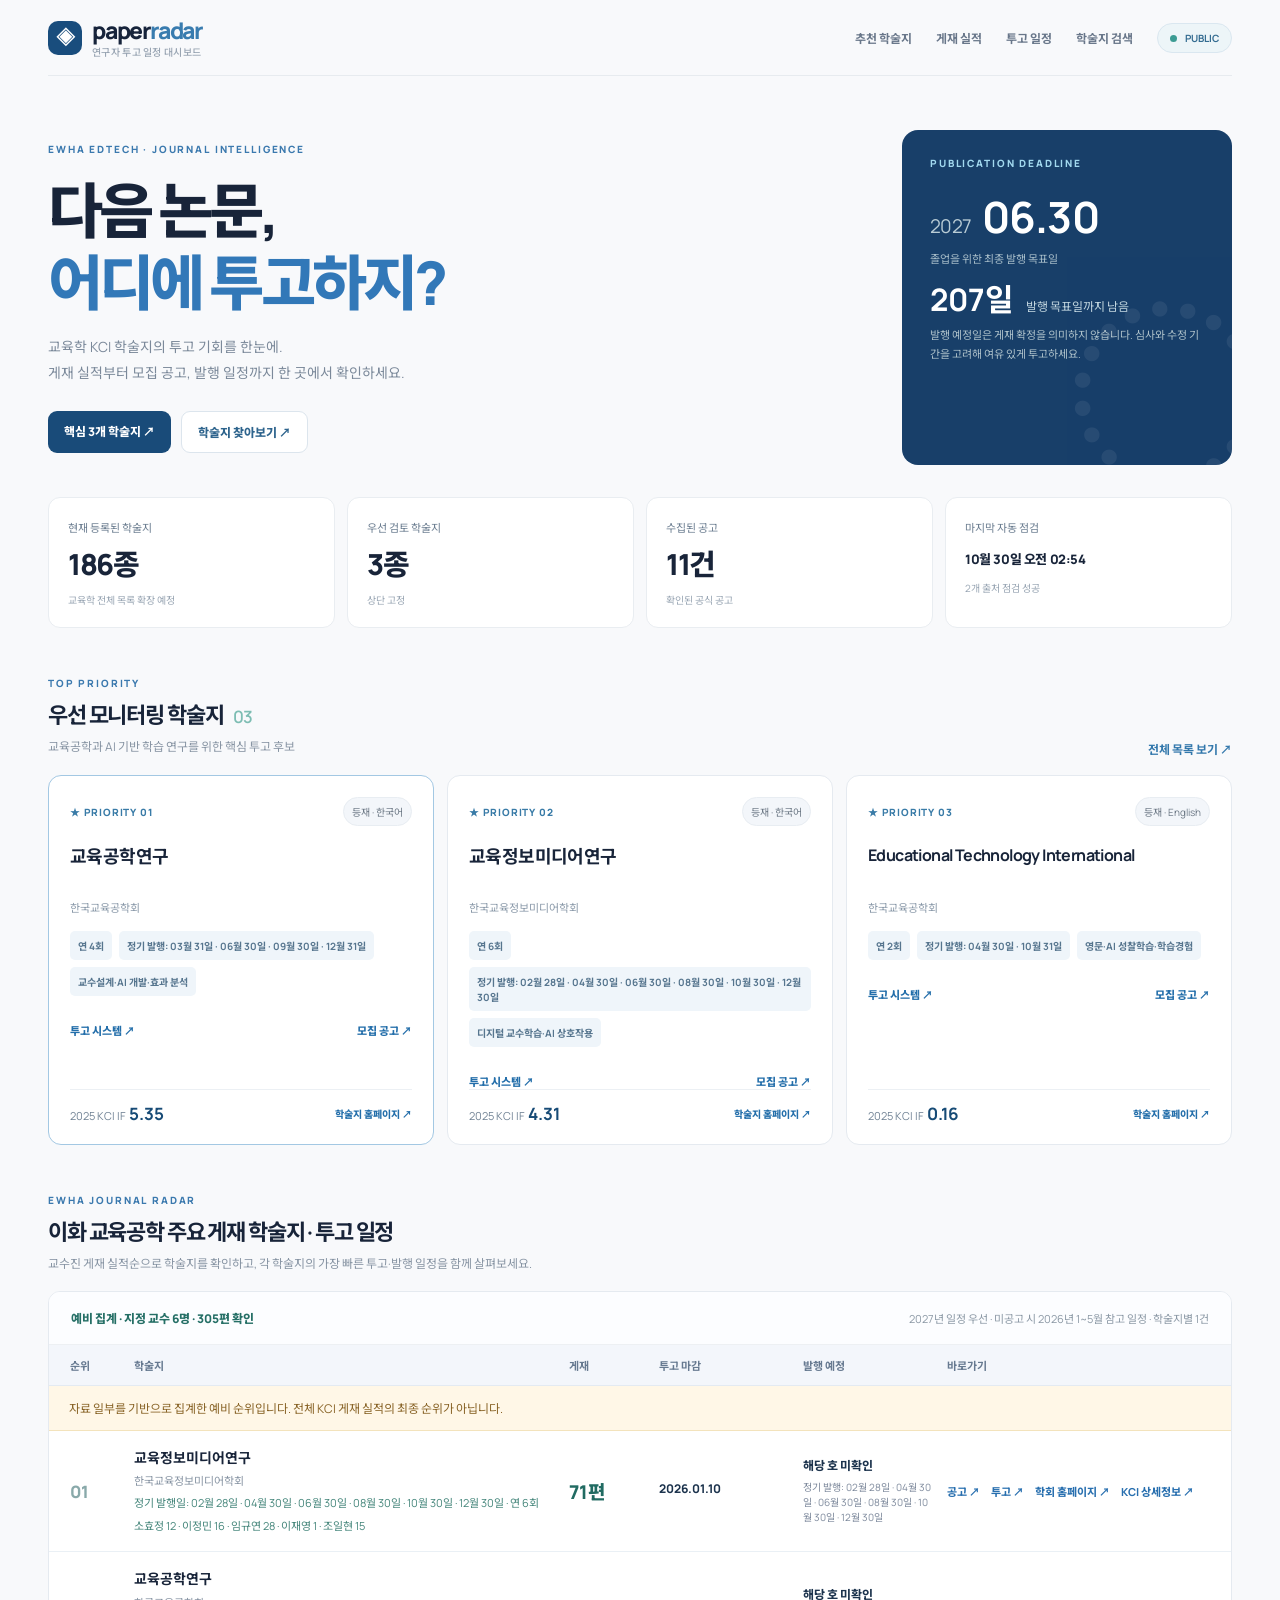
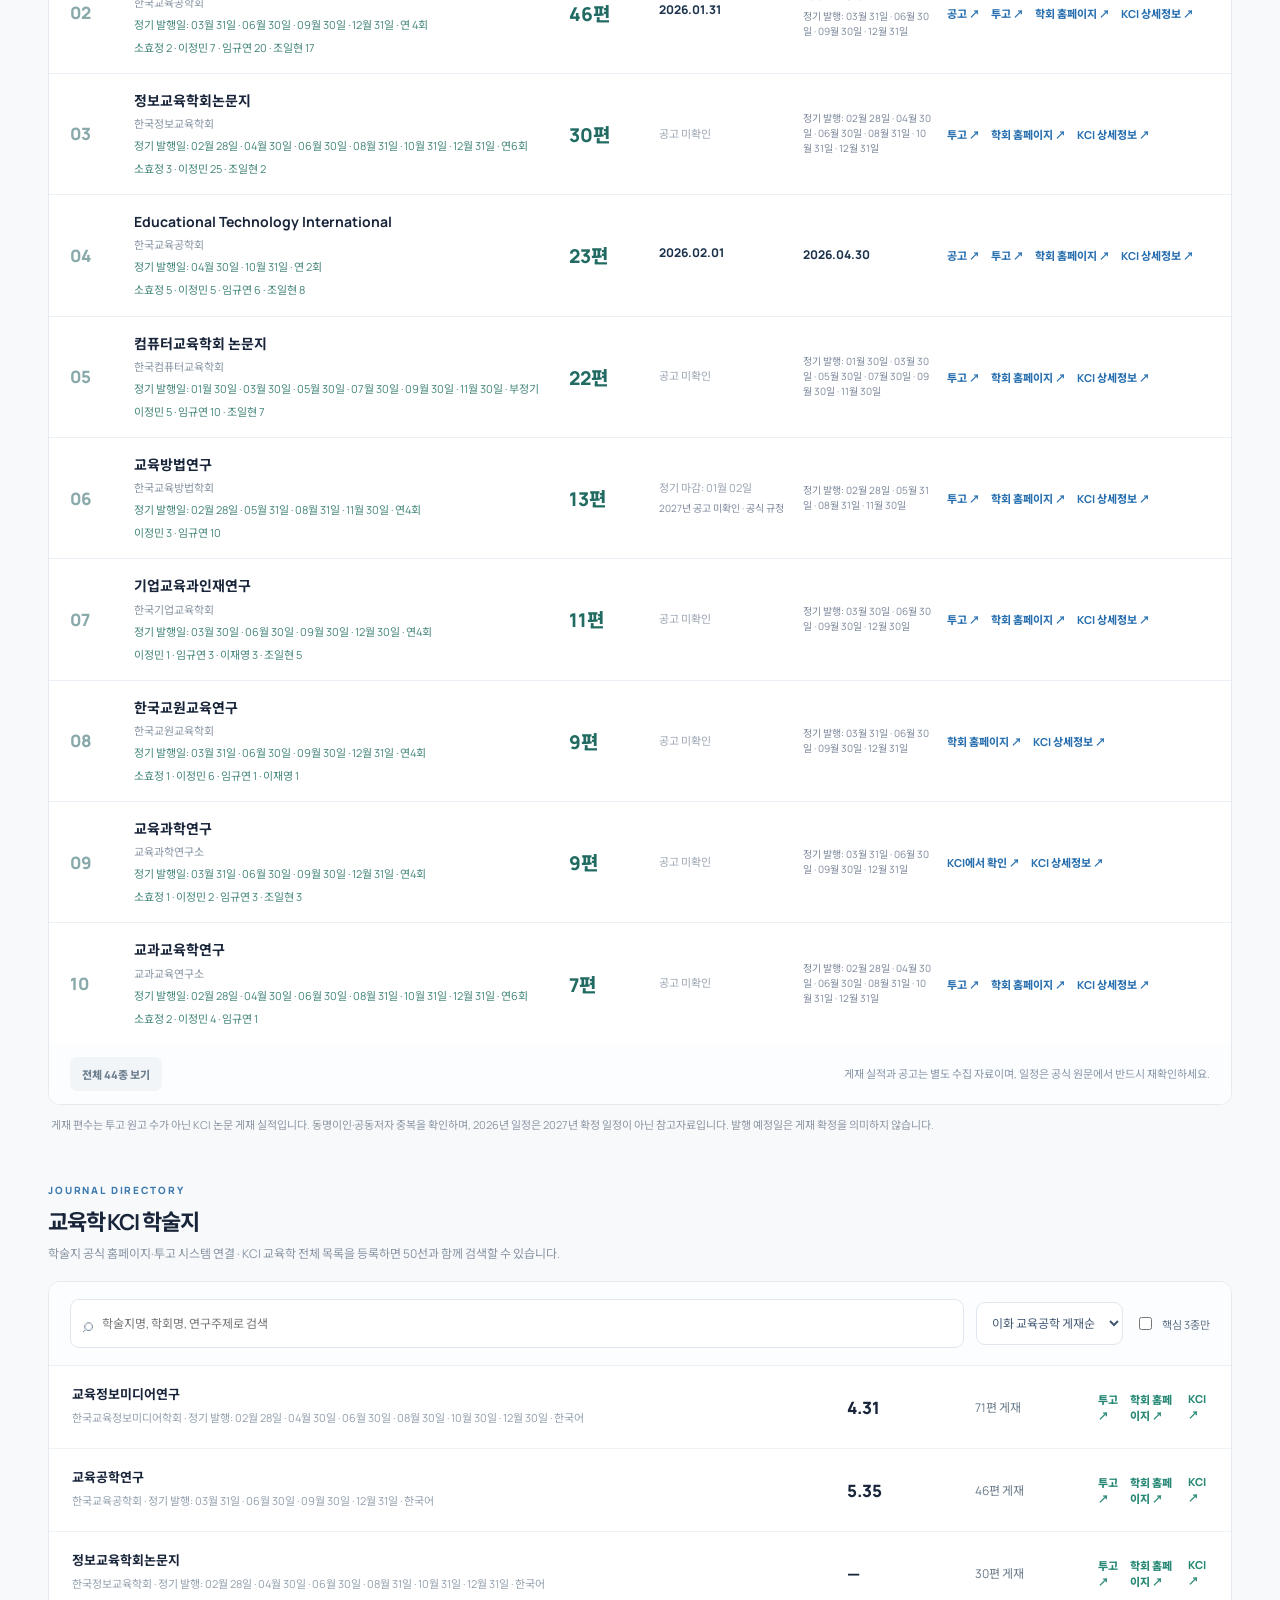
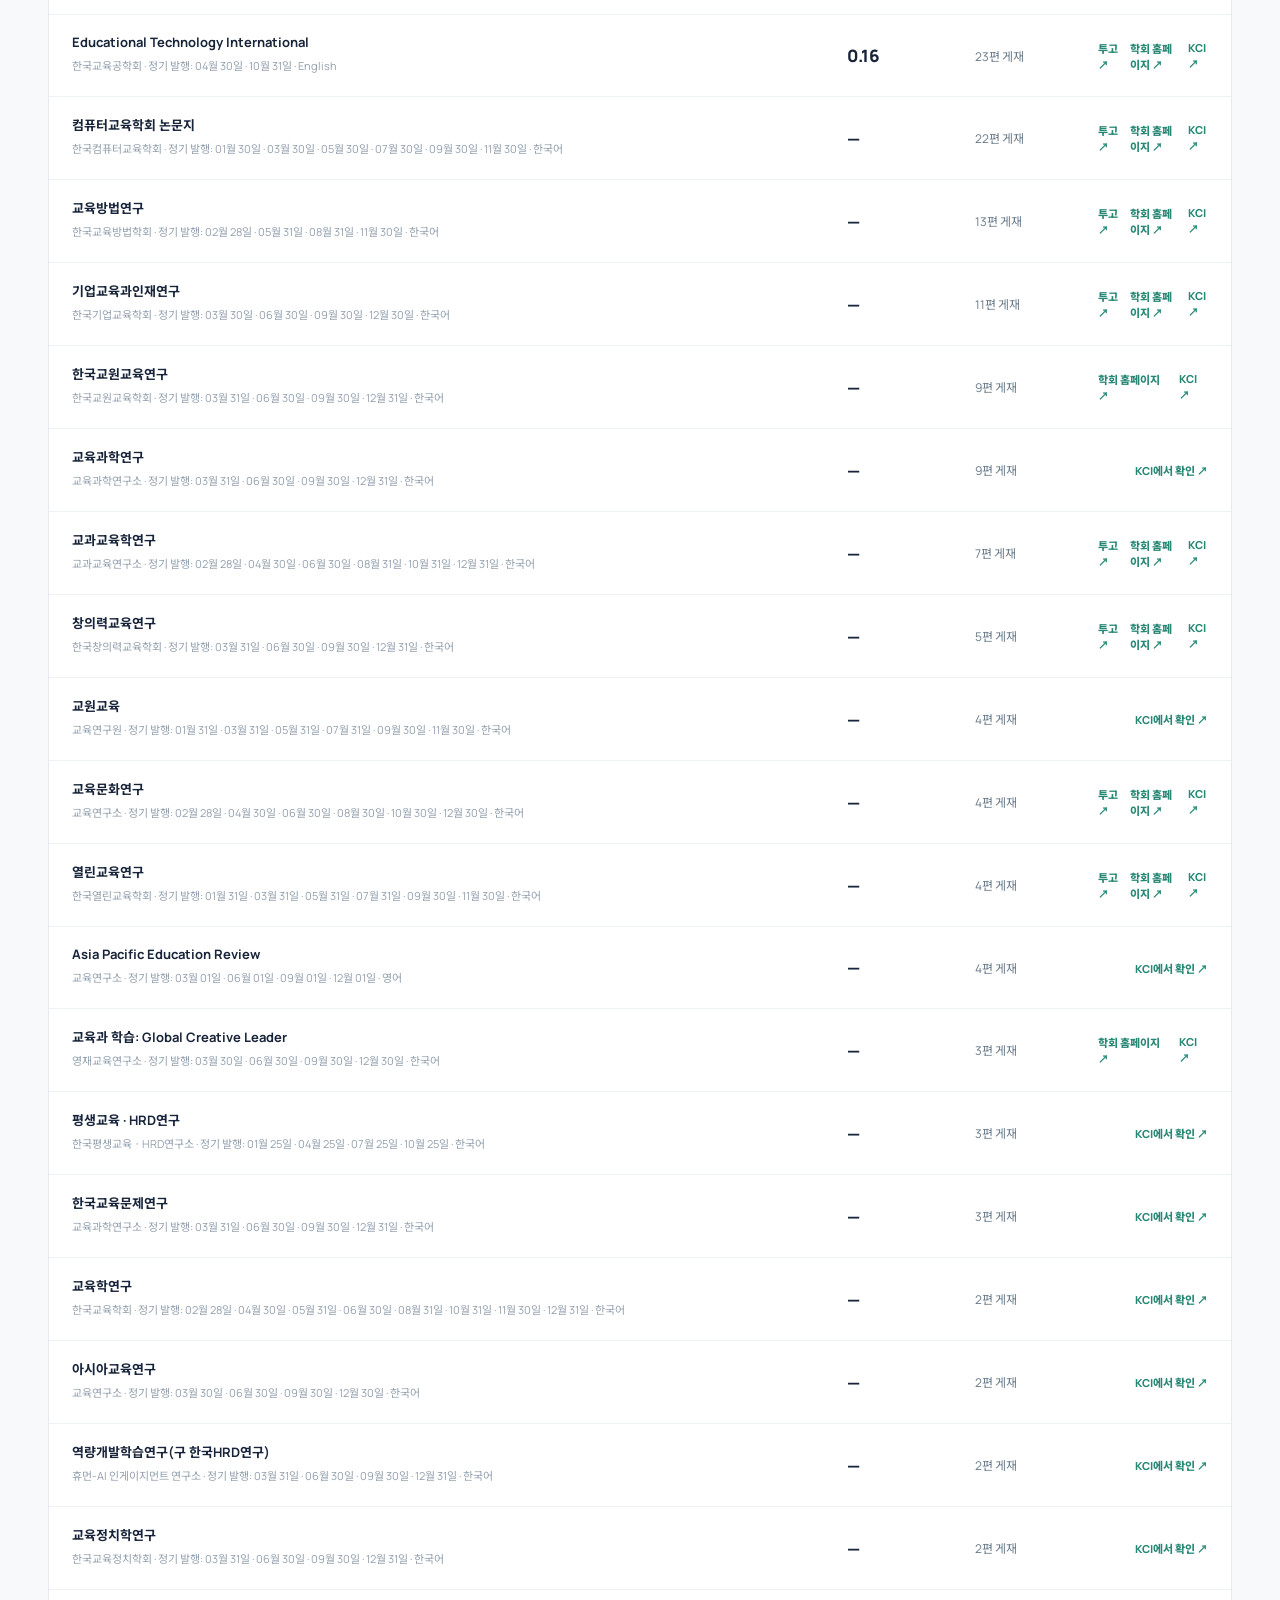
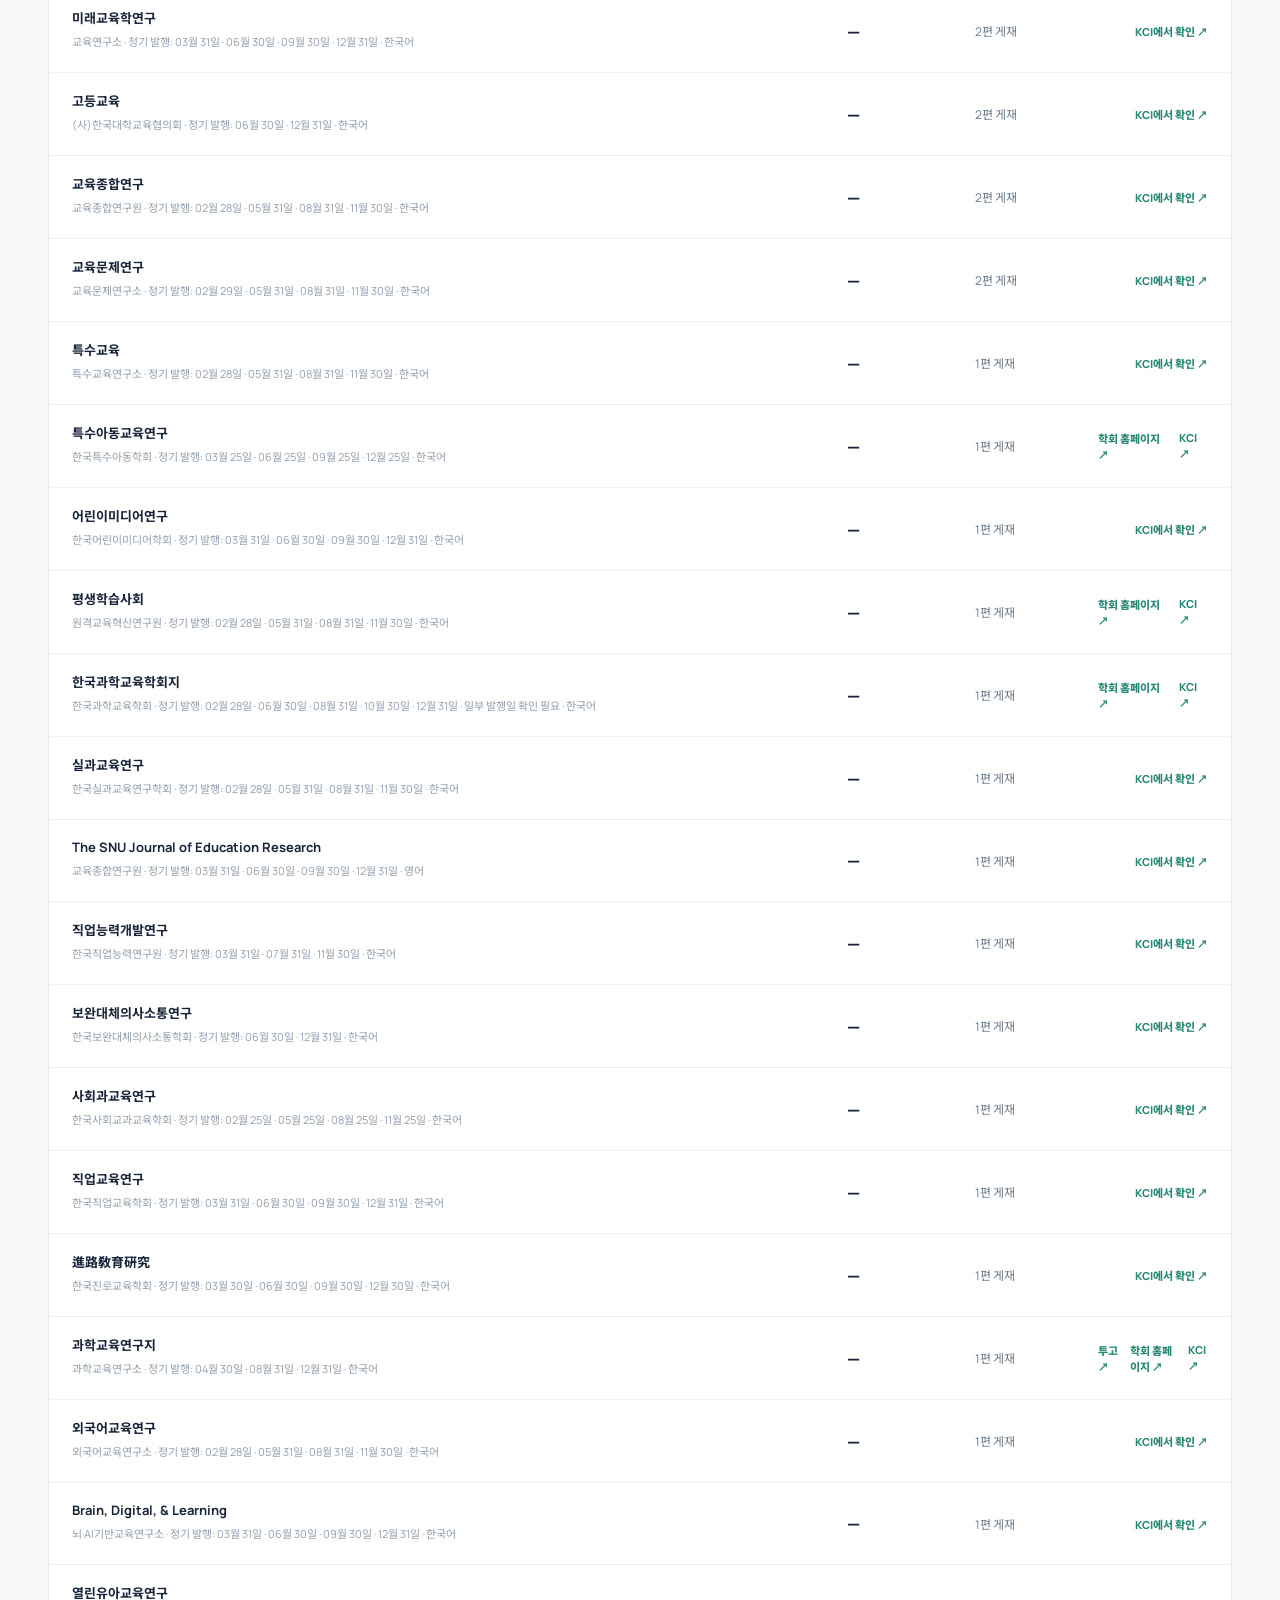
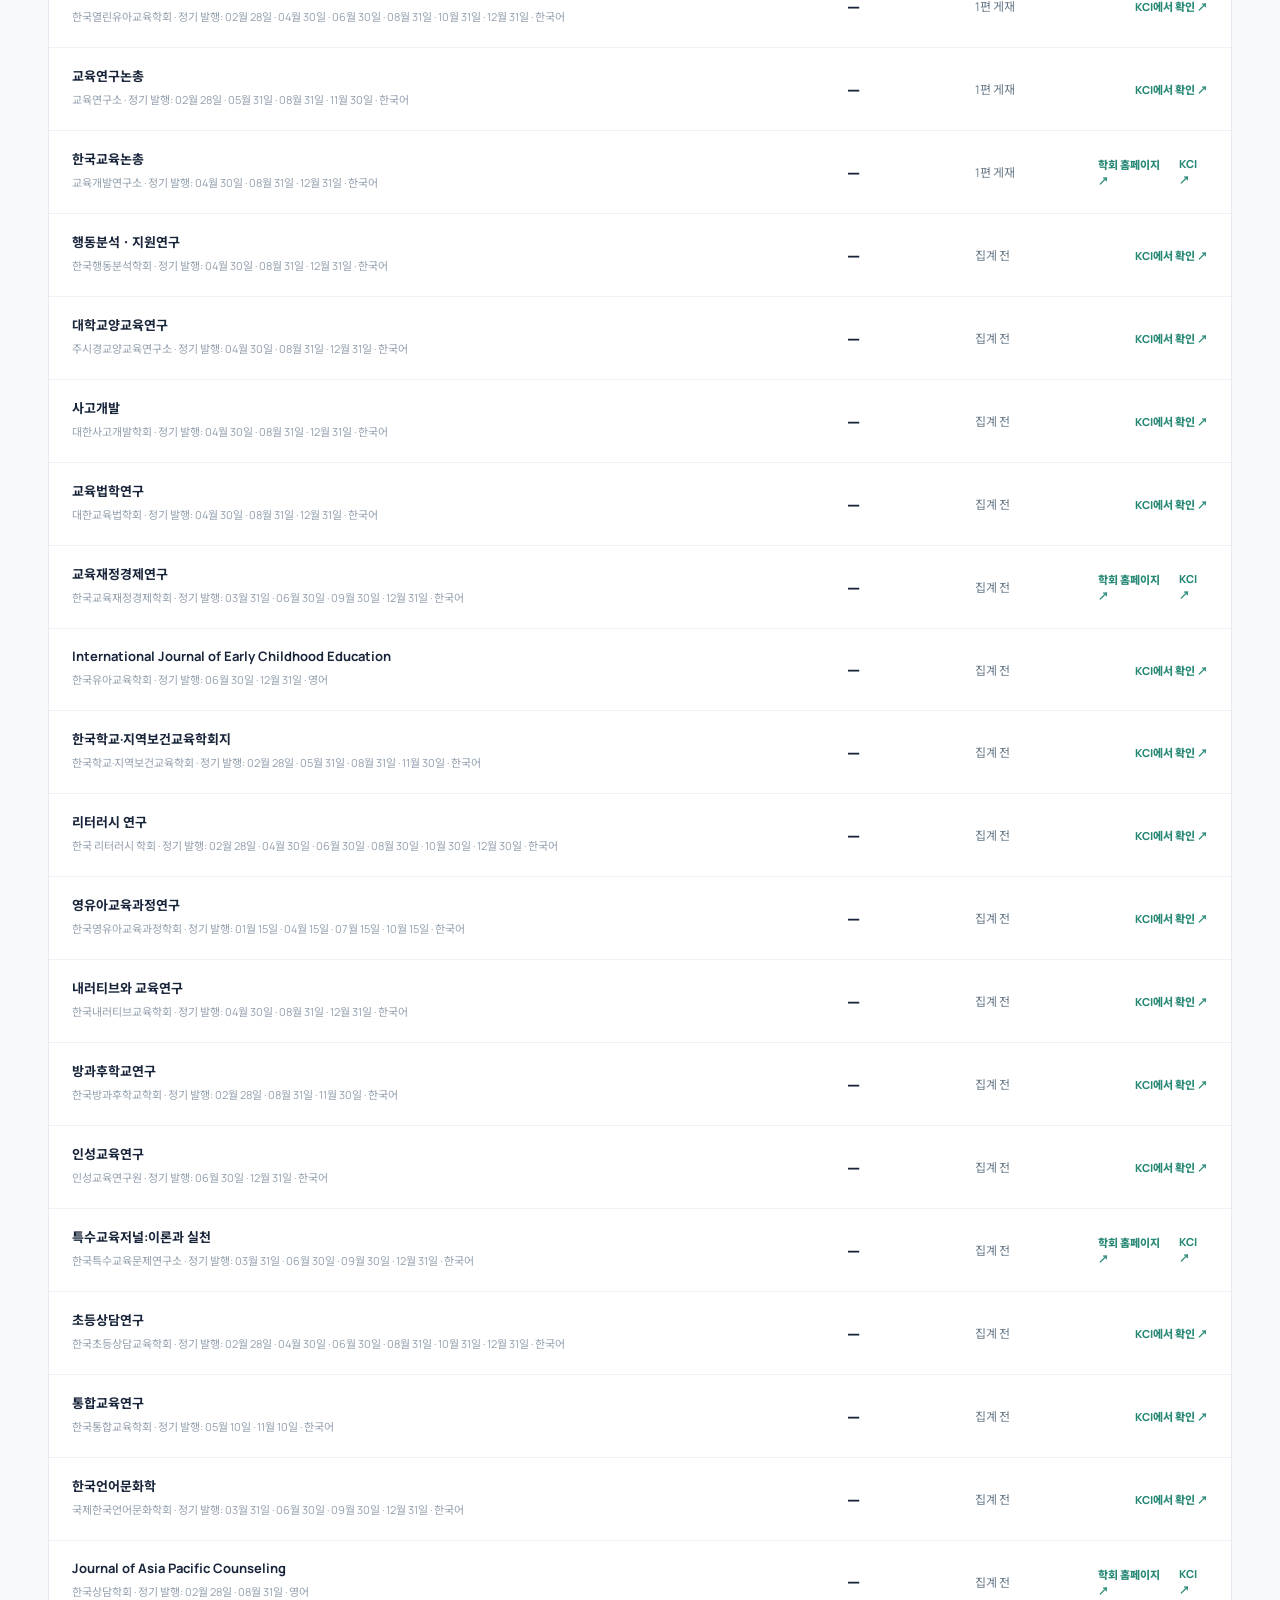
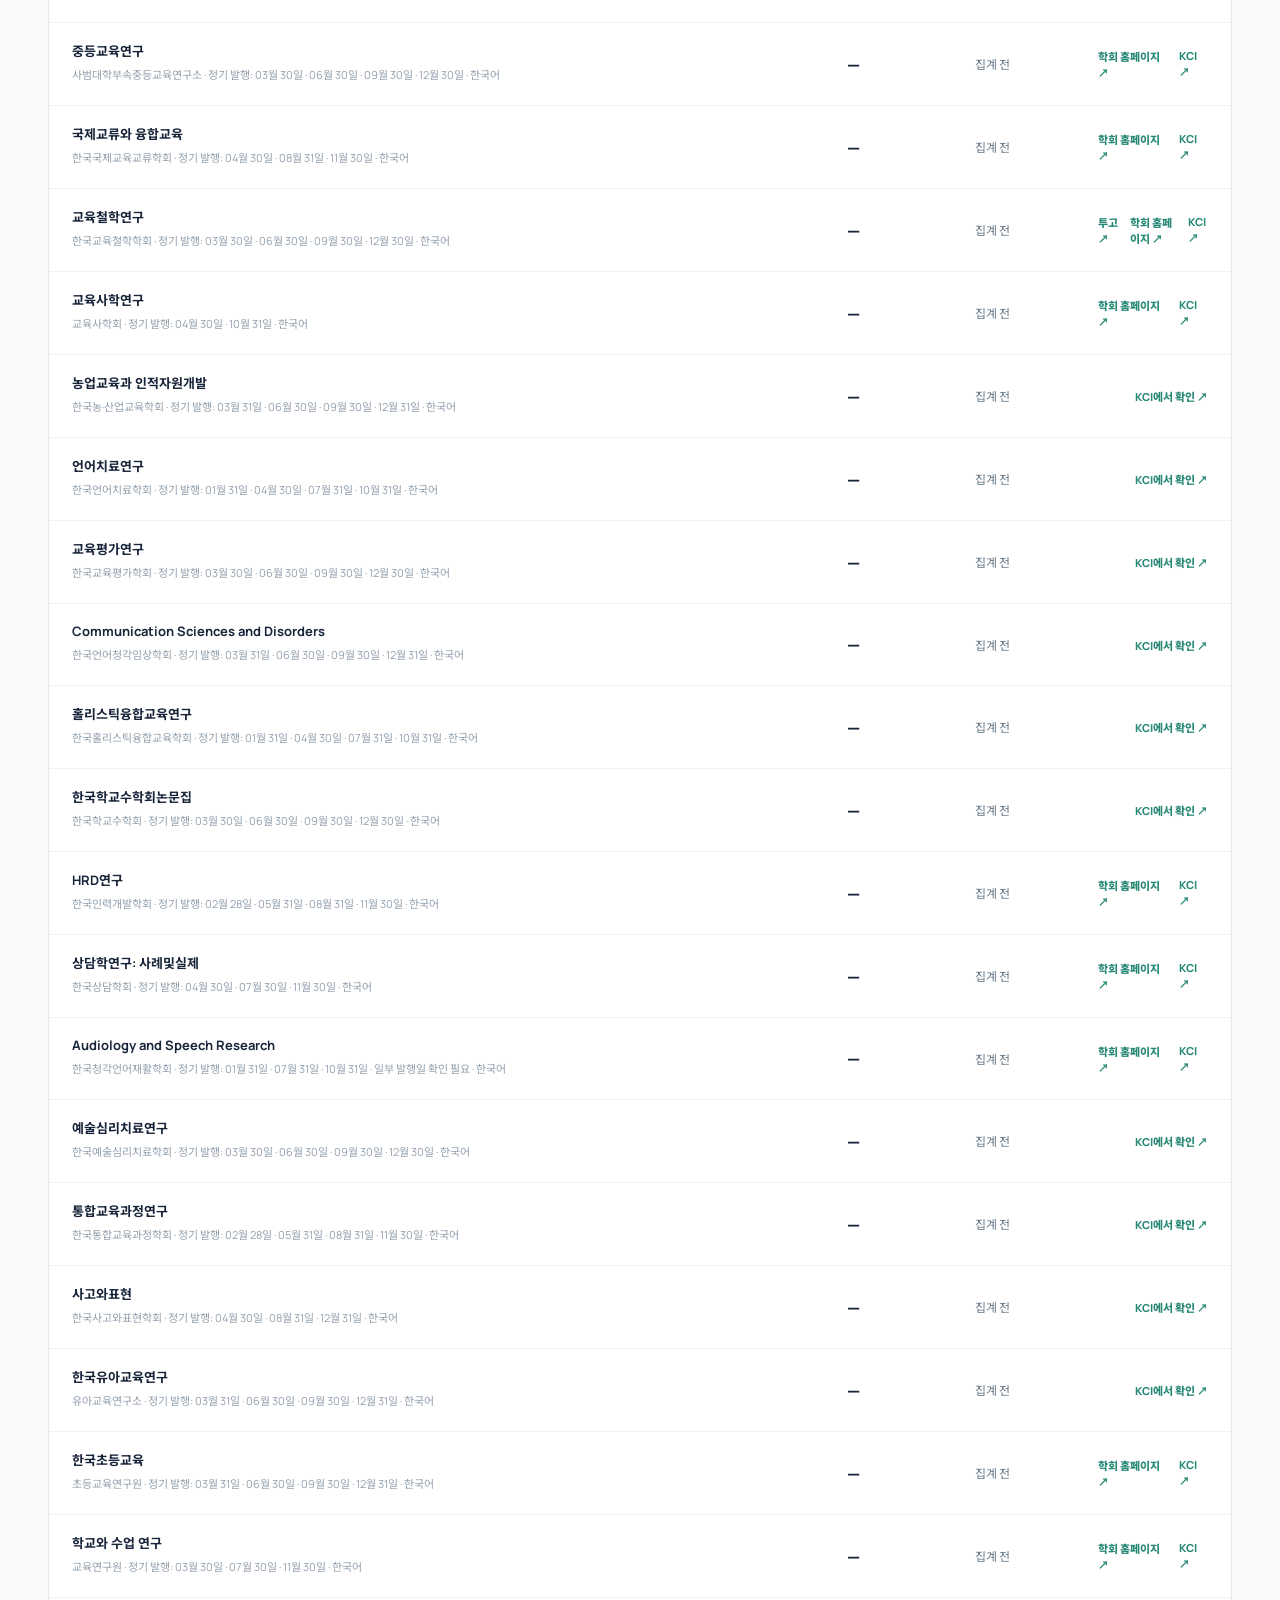
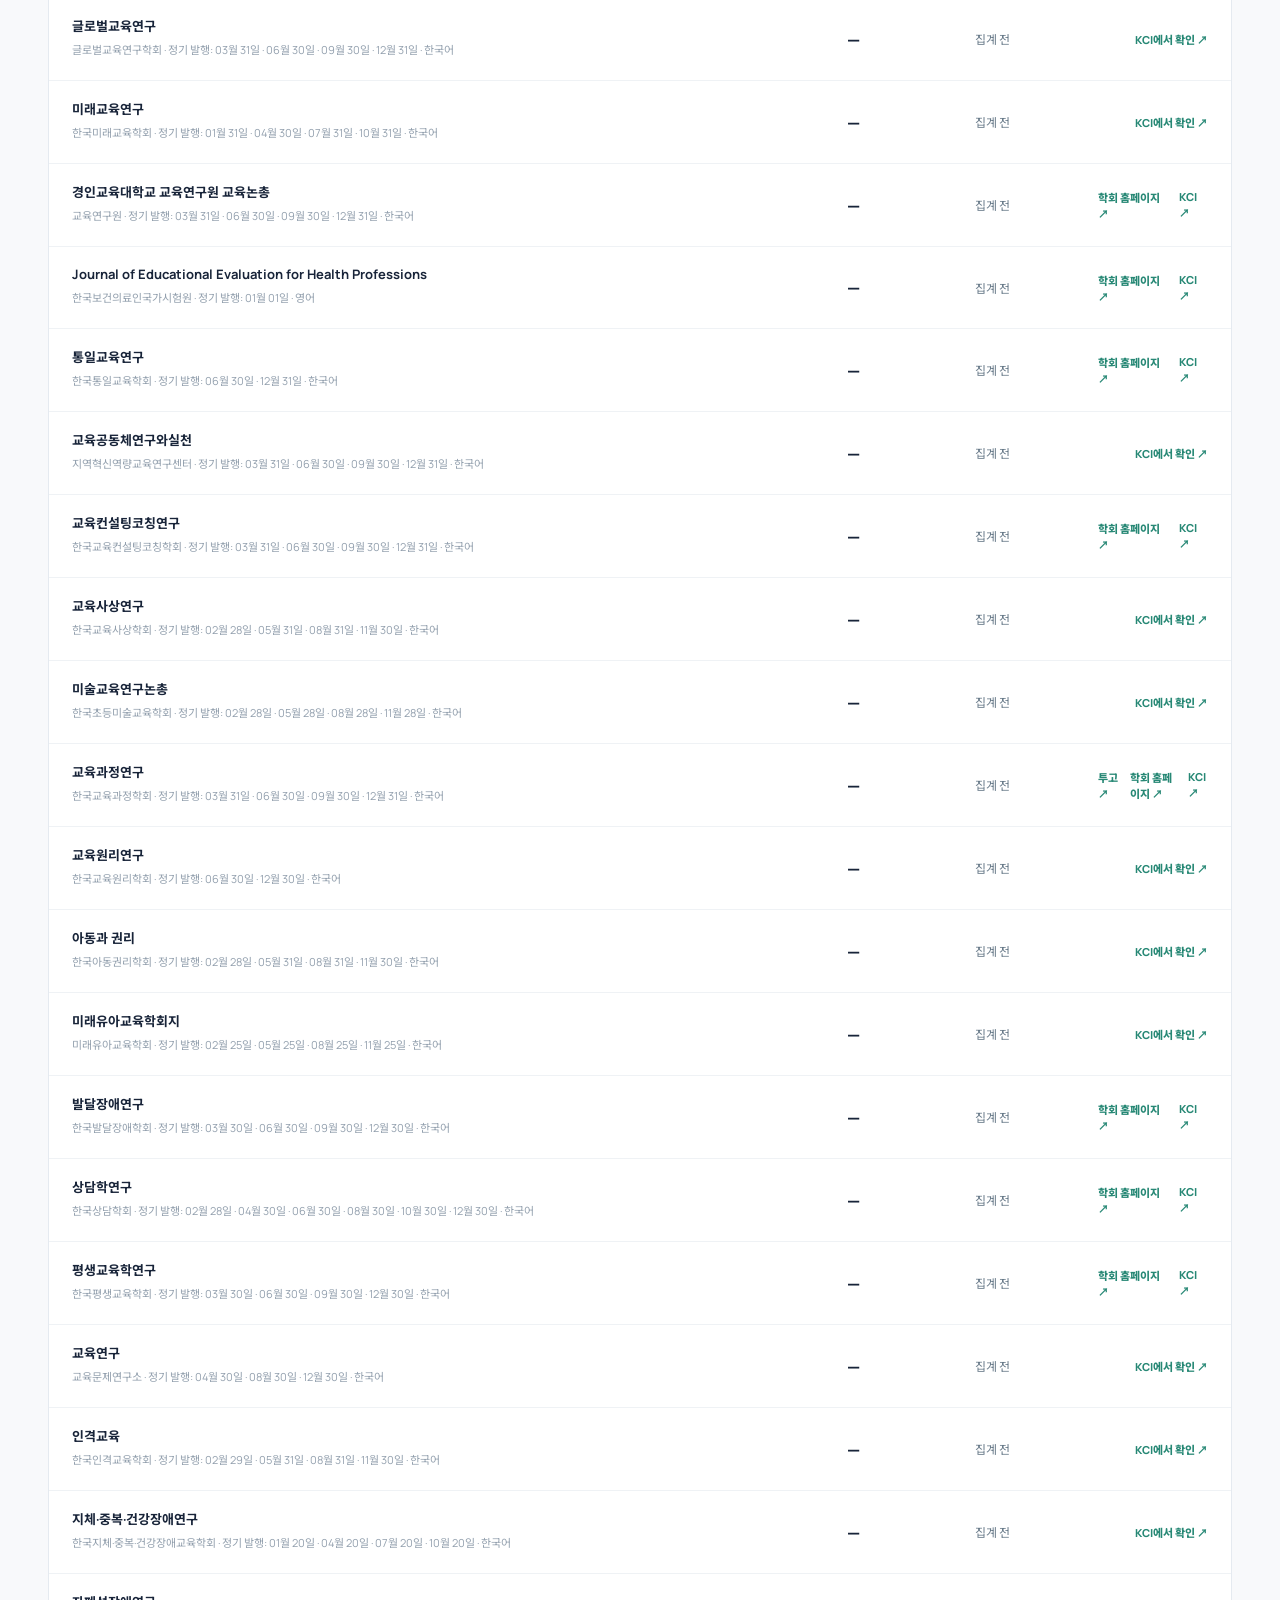
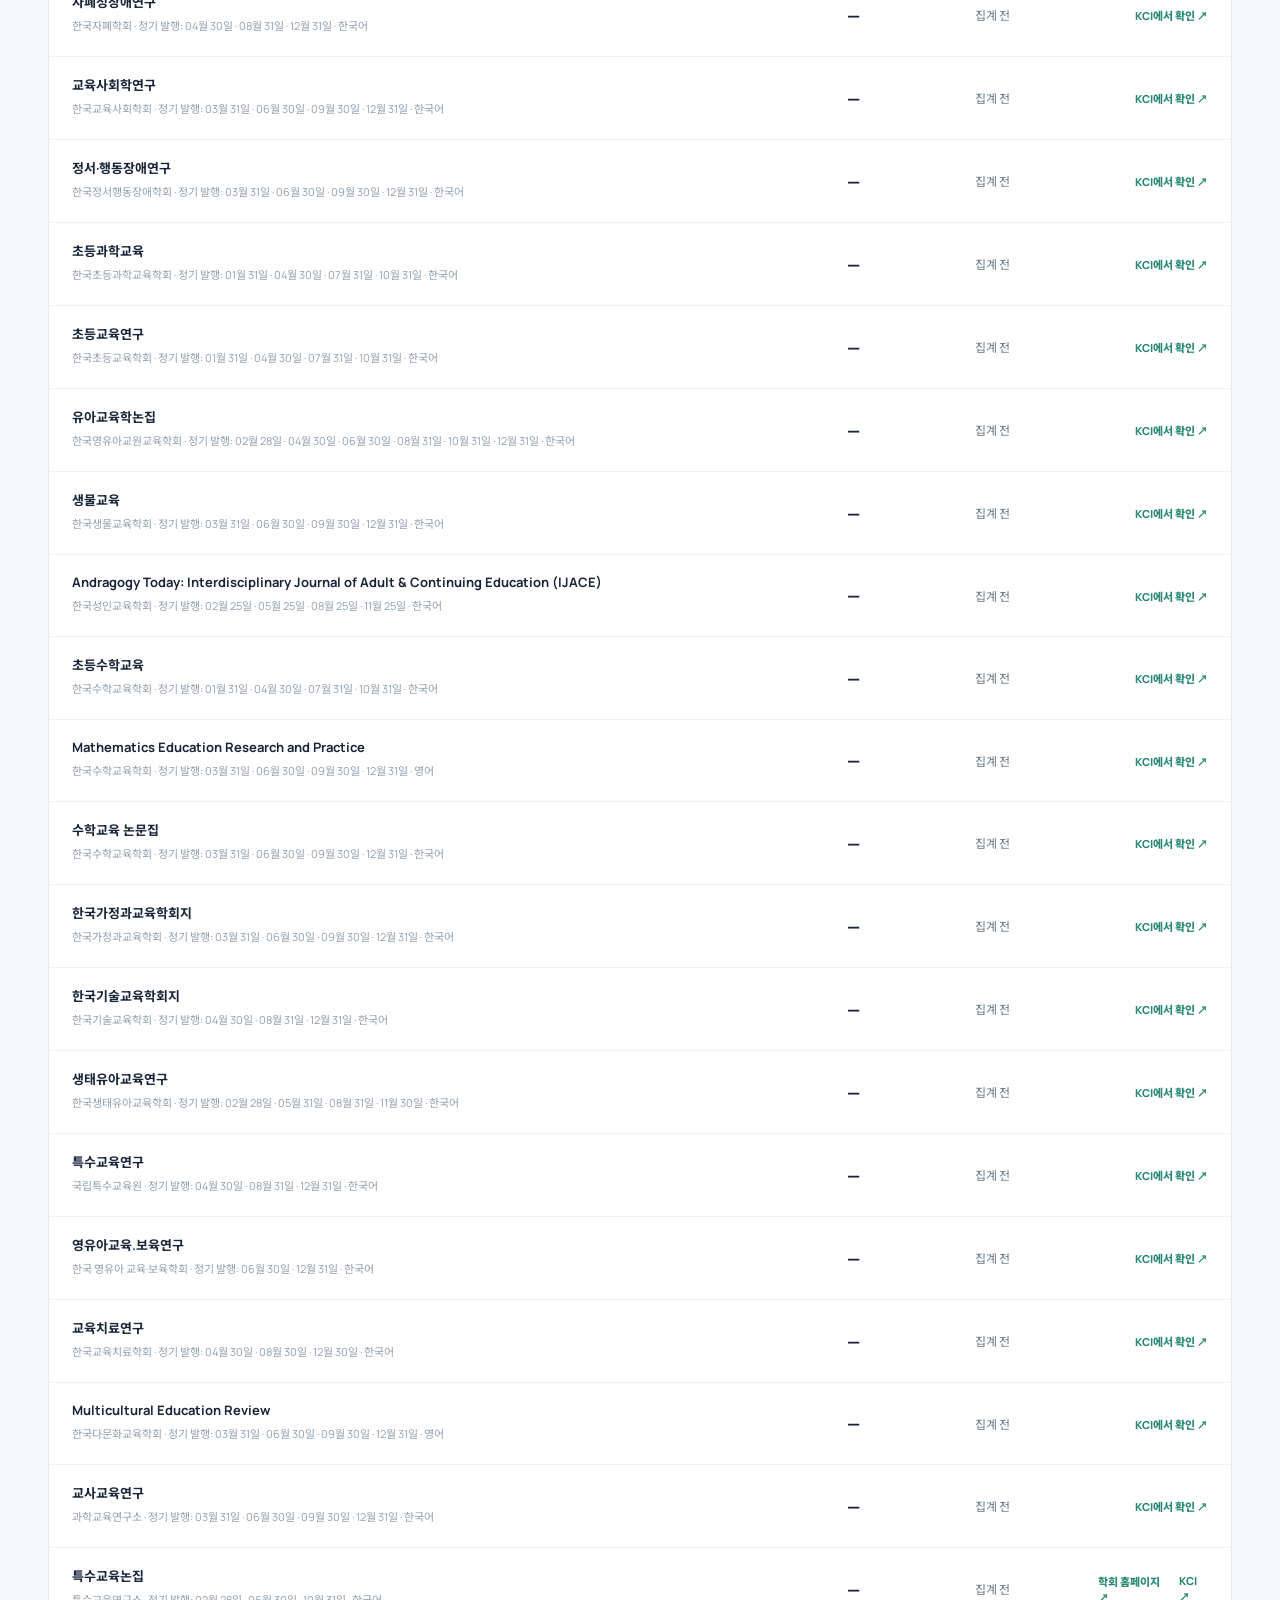
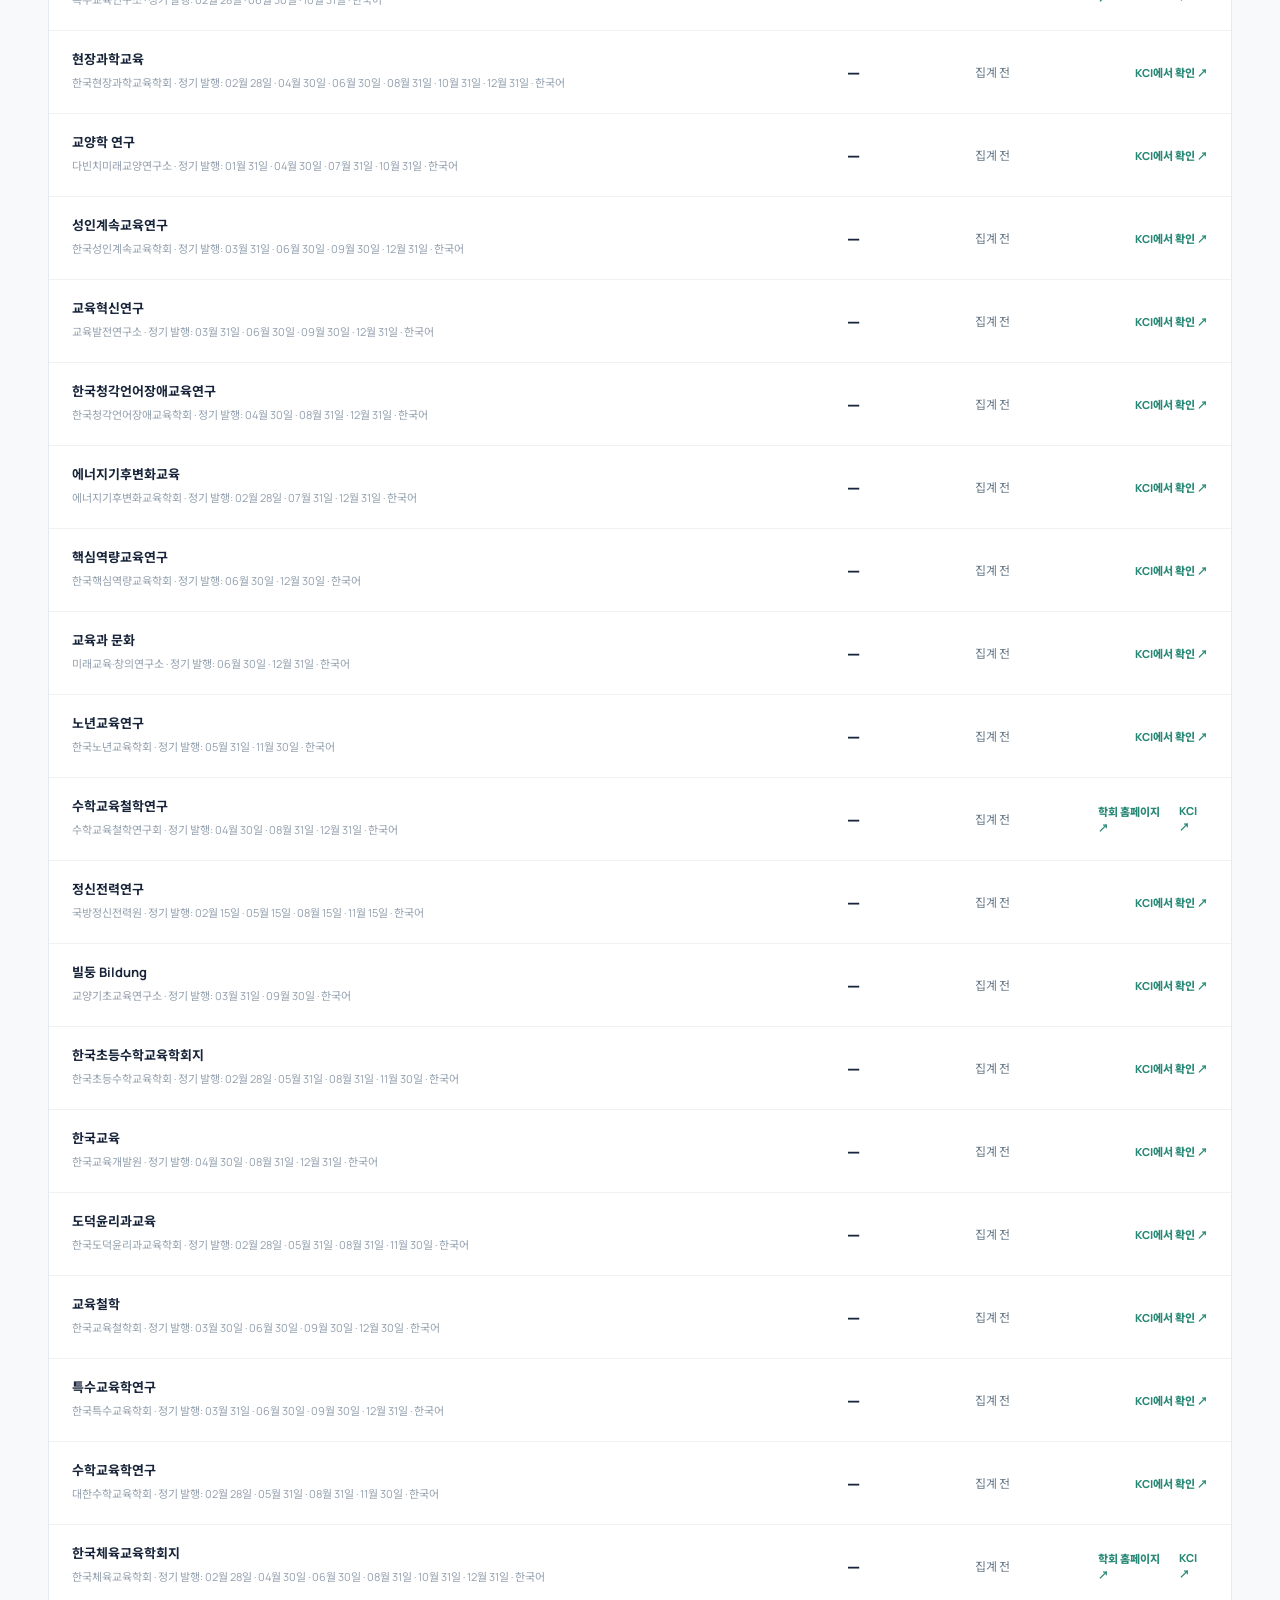
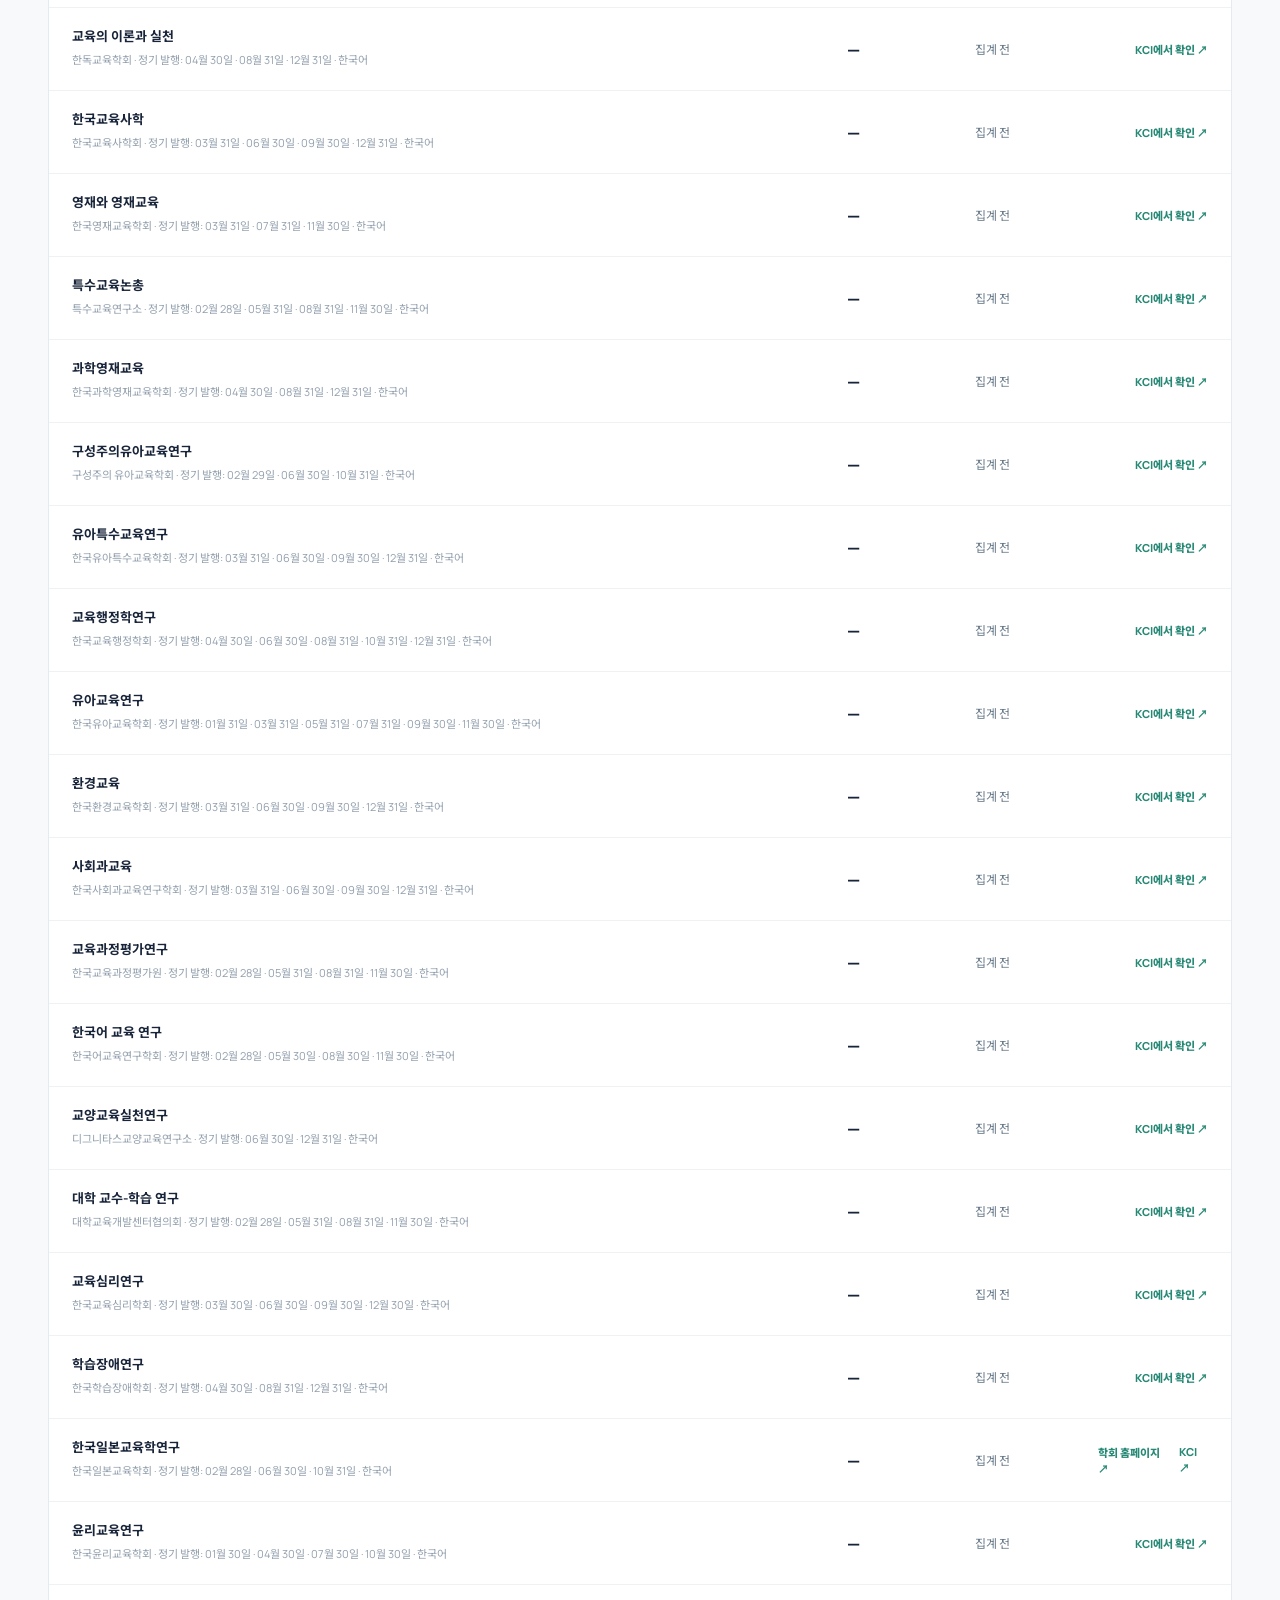
<file: index.html>
<!doctype html>
<html lang="ko">
<head>
  <meta charset="utf-8" />
  <meta name="viewport" content="width=device-width,initial-scale=1" />
  <meta name="color-scheme" content="light" />
  <meta name="description" content="교육학 KCI 학술지의 논문 모집 공고, 영향력지수와 발행일을 함께 살펴보는 연구자용 공개 대시보드" />
  <title>Paper Radar · 학술지 투고 레이더</title>
  <link rel="stylesheet" href="styles.css" />
  <link rel="stylesheet" href="redesign.css" />
  <link rel="stylesheet" href="merge.css" />
  <script src="app.js?v=kci-20261106" defer></script>
</head>
<body>
 <div class="app-shell">
  <header class="topbar"><a class="brand" href="./" aria-label="처음으로"><span class="brand-mark">◈</span><span>paper<span class="brand-light">radar</span><small>연구자 투고 일정 대시보드</small></span></a><nav class="top-actions"><a class="top-link" href="#priority">추천 학술지</a><a class="top-link" href="#research-ranking">게재 실적</a><a class="top-link" href="#research-ranking">투고 일정</a><a class="top-link" href="#all-journals">학술지 검색</a><span class="public-mark"><span class="live-dot"></span>PUBLIC</span></nav></header>
  <main>
   <section class="hero"><div class="hero-copy"><div class="eyebrow">EWHA EDTECH · JOURNAL INTELLIGENCE</div><h1>다음 논문,<br><em>어디에 투고하지?</em></h1><p>교육학 KCI 학술지의 투고 기회를 한눈에. <br>게재 실적부터 모집 공고, 발행 일정까지 한 곳에서 확인하세요.</p><div class="hero-pills"><a href="#priority">핵심 3개 학술지 ↗</a><a href="#all-journals">학술지 찾아보기 ↗</a></div></div><div class="deadline-card"><div class="eyebrow">PUBLICATION DEADLINE</div><div class="goal-date">2027 <strong>06.30</strong></div><div class="goal-label">졸업을 위한 최종 발행 목표일</div><div class="days"><strong id="days-left">—</strong><span id="days-label">남은 기간 계산 중</span></div><p>발행 예정일은 게재 확정을 의미하지 않습니다. 심사와 수정 기간을 고려해 여유 있게 투고하세요.</p></div></section>
   <section class="metrics" aria-label="대시보드 요약"><div class="metric"><span>현재 등록된 학술지</span><strong id="journal-count">—</strong><small>교육학 전체 목록 확장 예정</small></div><div class="metric"><span>우선 검토 학술지</span><strong id="priority-count">—</strong><small>상단 고정</small></div><div class="metric"><span>수집된 공고</span><strong id="notice-count">—</strong><small>확인된 공식 공고</small></div><div class="metric"><span>마지막 자동 점검</span><strong id="last-check" class="smaller">미실행</strong><small id="scan-summary">점검 상태 확인 중</small></div></section>
   <section class="section" id="priority"><div class="section-heading"><div><div class="eyebrow">TOP PRIORITY</div><h2>우선 모니터링 학술지 <span class="soft">03</span></h2><p>교육공학과 AI 기반 학습 연구를 위한 핵심 투고 후보</p></div><a href="#all-journals" class="section-link">전체 목록 보기 <span>↗</span></a></div><div id="priority-grid" class="priority-grid" aria-live="polite"></div></section>
   <section class="section ranking-section" id="research-ranking">
    <div class="section-heading"><div><div class="eyebrow">EWHA JOURNAL RADAR</div><h2>이화 교육공학 주요 게재 학술지 · 투고 일정</h2><p>교수진 게재 실적순으로 학술지를 확인하고, 각 학술지의 가장 빠른 투고·발행 일정을 함께 살펴보세요.</p></div></div>
    <div class="table-panel">
      <div class="ranking-toolbar"><div id="ranking-status">집계 확인 중</div><span>2027년 일정 우선 · 미공고 시 2026년 1~5월 참고 일정 · 학술지별 1건</span></div>
      <div class="merged-table-head" aria-hidden="true"><span>순위</span><span>학술지</span><span>게재</span><span>투고 마감</span><span>발행 예정</span><span>바로가기</span></div>
      <div id="ranking-list" class="ranking-list" aria-live="polite"></div>
      <div class="merge-table-footer"><button id="expand-rankings" type="button" class="chip">전체 학술지 보기</button><span>게재 실적과 공고는 별도 수집 자료이며, 일정은 공식 원문에서 반드시 재확인하세요.</span></div>
    </div>
    <p class="ranking-explain">게재 편수는 투고 원고 수가 아닌 KCI 논문 게재 실적입니다. 동명이인·공동저자 중복을 확인하며, 2026년 일정은 2027년 확정 일정이 아닌 참고자료입니다. 발행 예정일은 게재 확정을 의미하지 않습니다.</p>
   </section>
   <section class="section" id="all-journals"><div class="section-heading"><div><div class="eyebrow">JOURNAL DIRECTORY</div><h2>교육학 KCI 학술지</h2><p>학술지 공식 홈페이지·투고 시스템 연결 · KCI 교육학 전체 목록을 등록하면 50선과 함께 검색할 수 있습니다.</p></div></div><div class="table-panel"><div class="directory-tools"><label class="search"><span aria-hidden="true">⌕</span><input id="query" type="search" placeholder="학술지명, 학회명, 연구주제로 검색" aria-label="학술지 검색" /></label><select id="sort" aria-label="정렬 방식"><option value="ranking">이화 교육공학 게재순</option><option value="priority">우선 학술지 순</option><option value="if">KCI IF 높은 순</option><option value="name">이름순</option></select><label class="checkbox-label"><input id="only-priority" type="checkbox" /> 핵심 3종만</label></div><div id="journal-list" class="journal-list" aria-live="polite"></div></div></section>
   <section class="bottom-row"><div class="help-card"><div class="eyebrow">HOW TO READ</div><h3>일정 표기의 원칙</h3><p><strong>2027년 공고 미확인</strong>은 모집하지 않는다는 뜻이 아니야. 아직 공식 공고를 확인하지 못했다는 뜻이야. 정기 발행 예정일 역시 해당 호 게재를 보장하지 않아.</p></div><div class="help-card"><div class="eyebrow">SOURCE STATUS</div><h3>자동 점검 상태</h3><div id="source-status" class="sources"></div><p>공고 수집은 사이트 구조 변경이나 접근 제한으로 실패할 수 있어. 오류 시 공고를 추정하지 않고 점검 상태를 표시해.</p></div></section>
  </main>
  <footer><span>paper<span class="brand-light">radar</span> <span class="muted">· 공개 열람용 학술지 투고 대시보드</span></span><span>마감일 · 논문 발행 · KCI 등재 현황은 반드시 공식 출처에서 재확인</span></footer>
 </div>
</body>
</html>
</file>
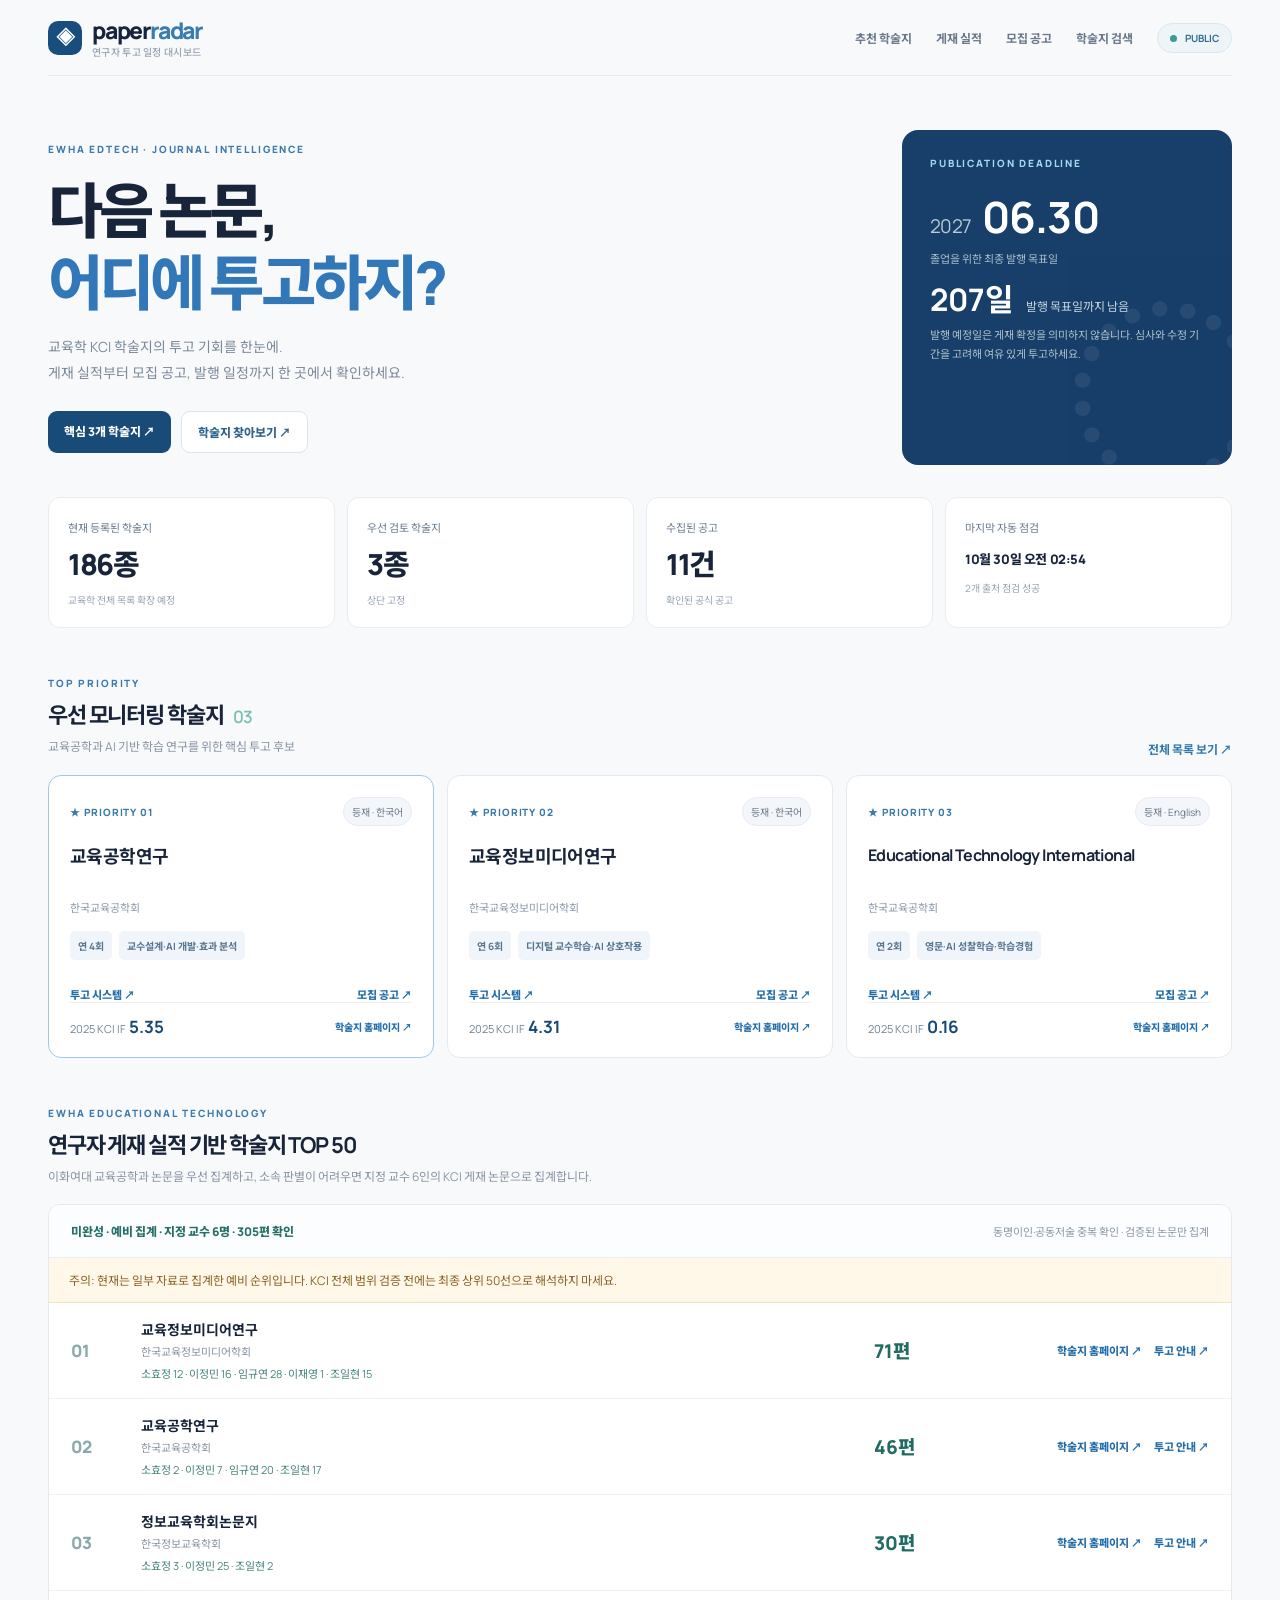
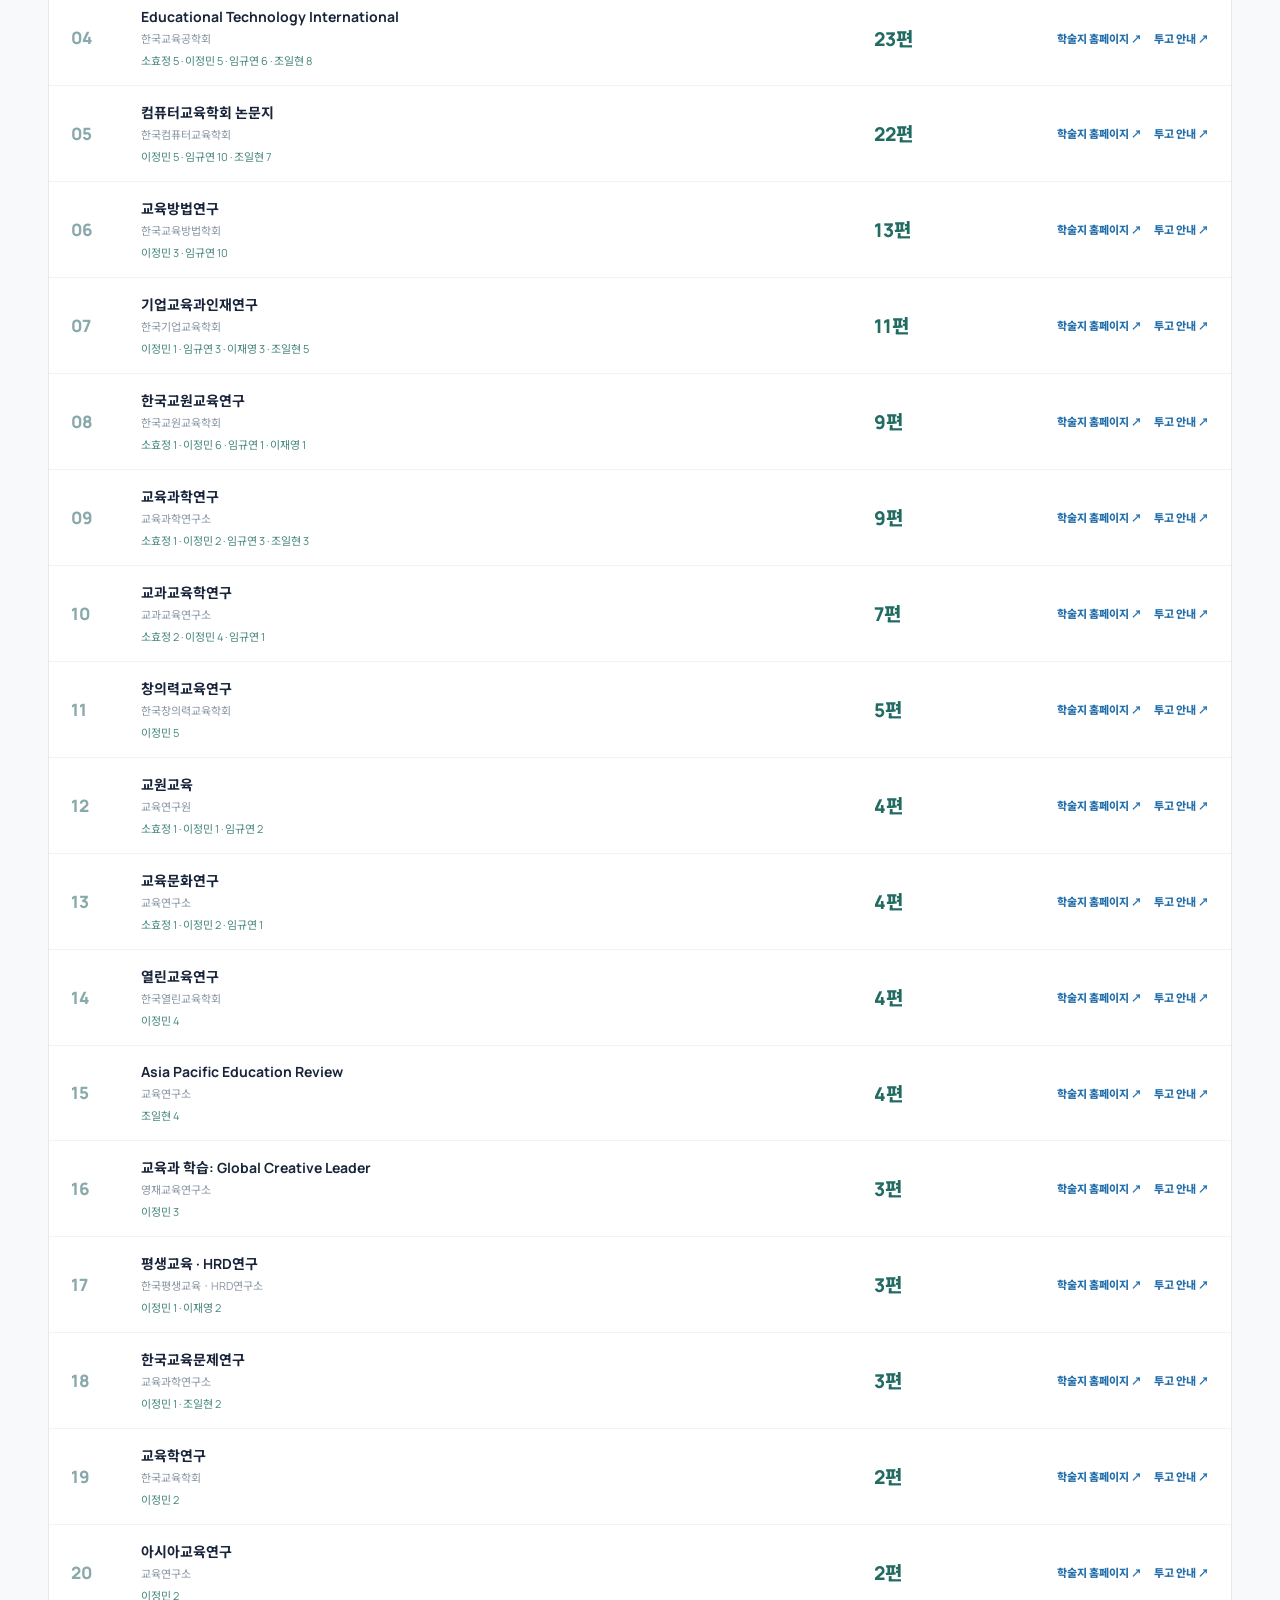
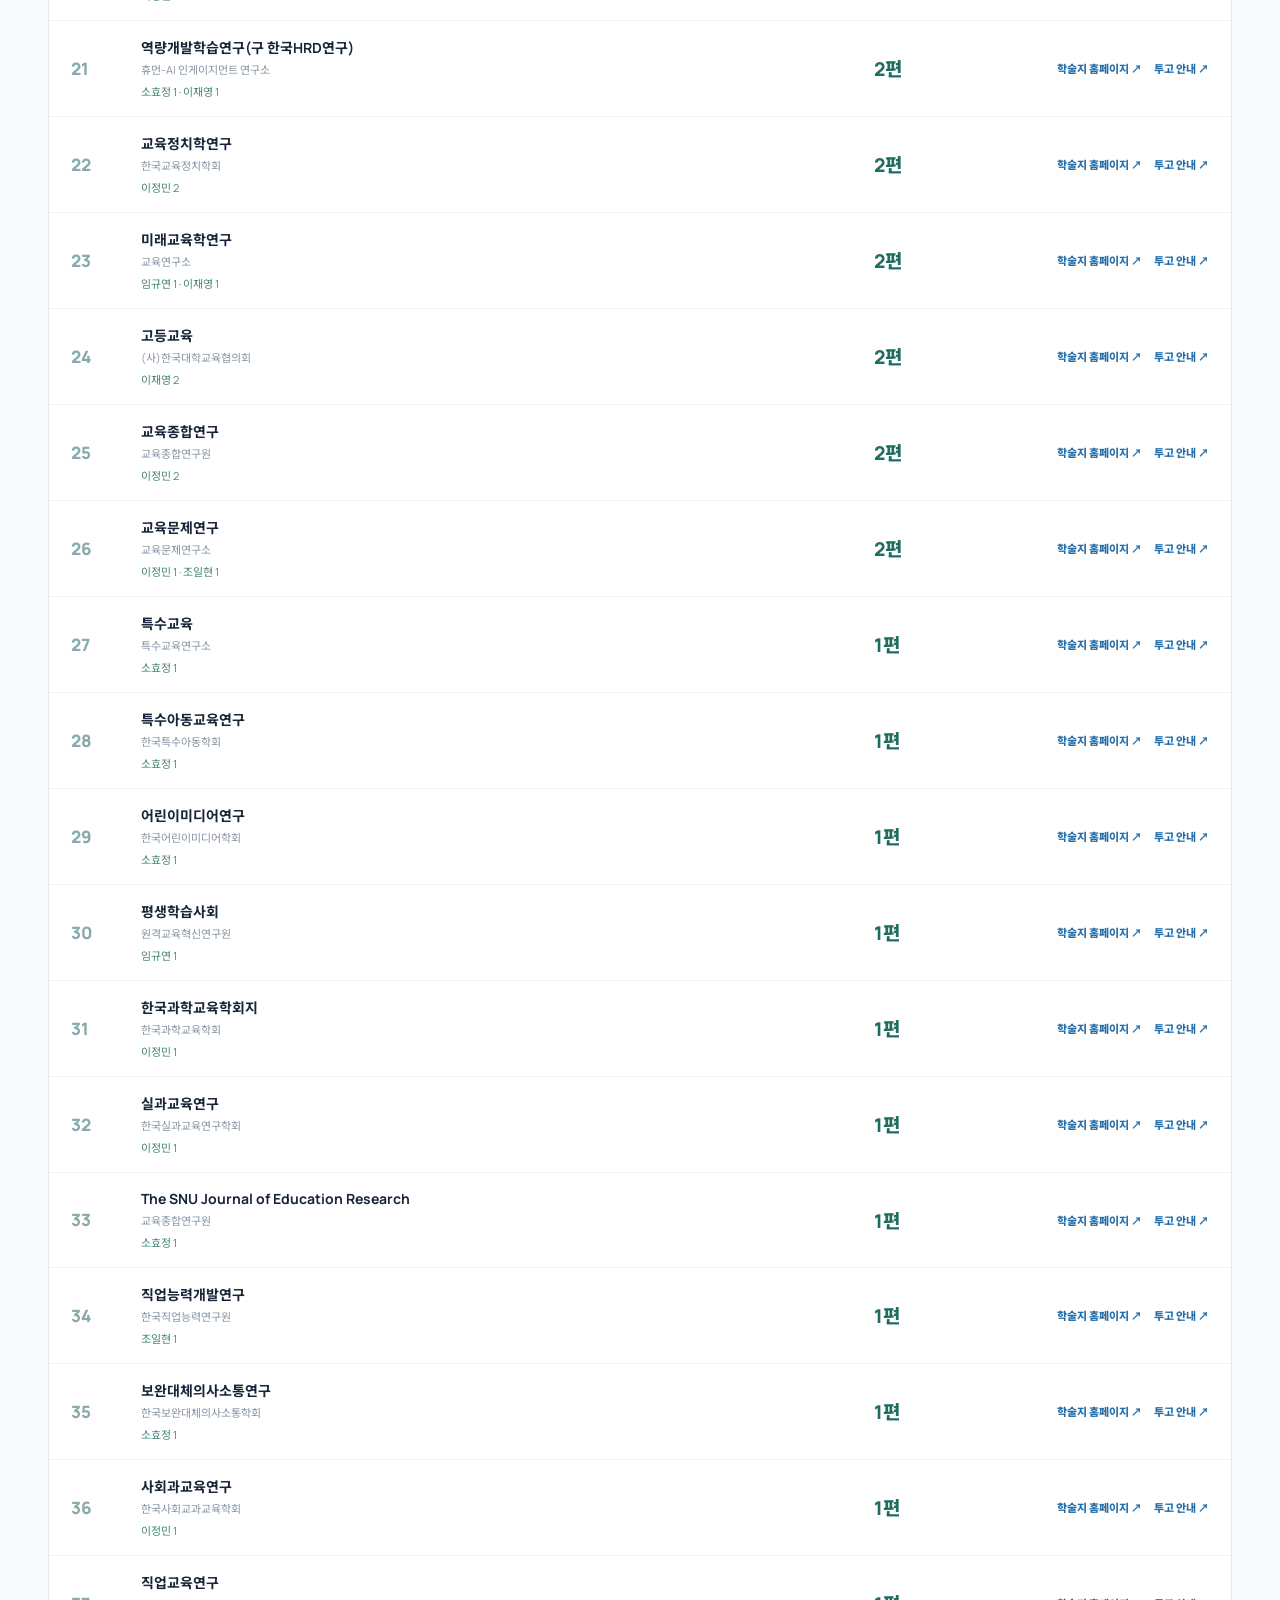
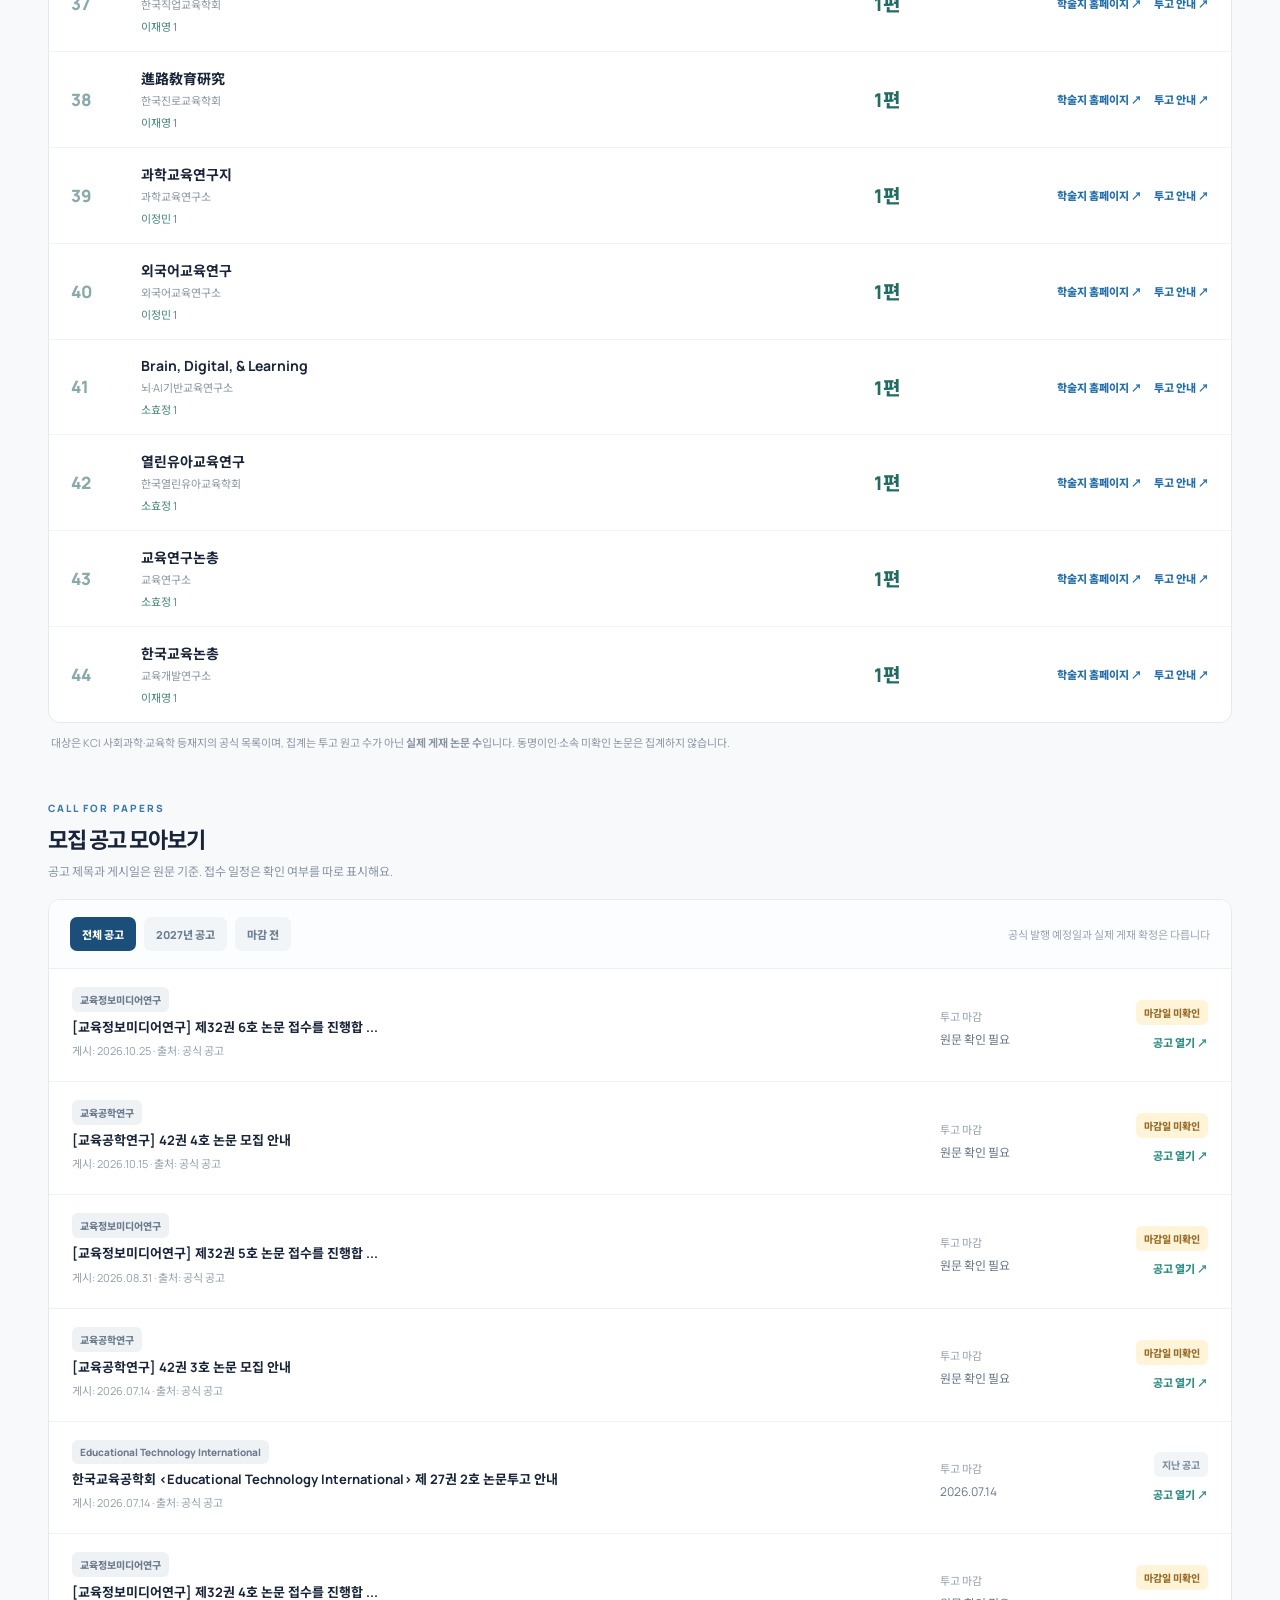
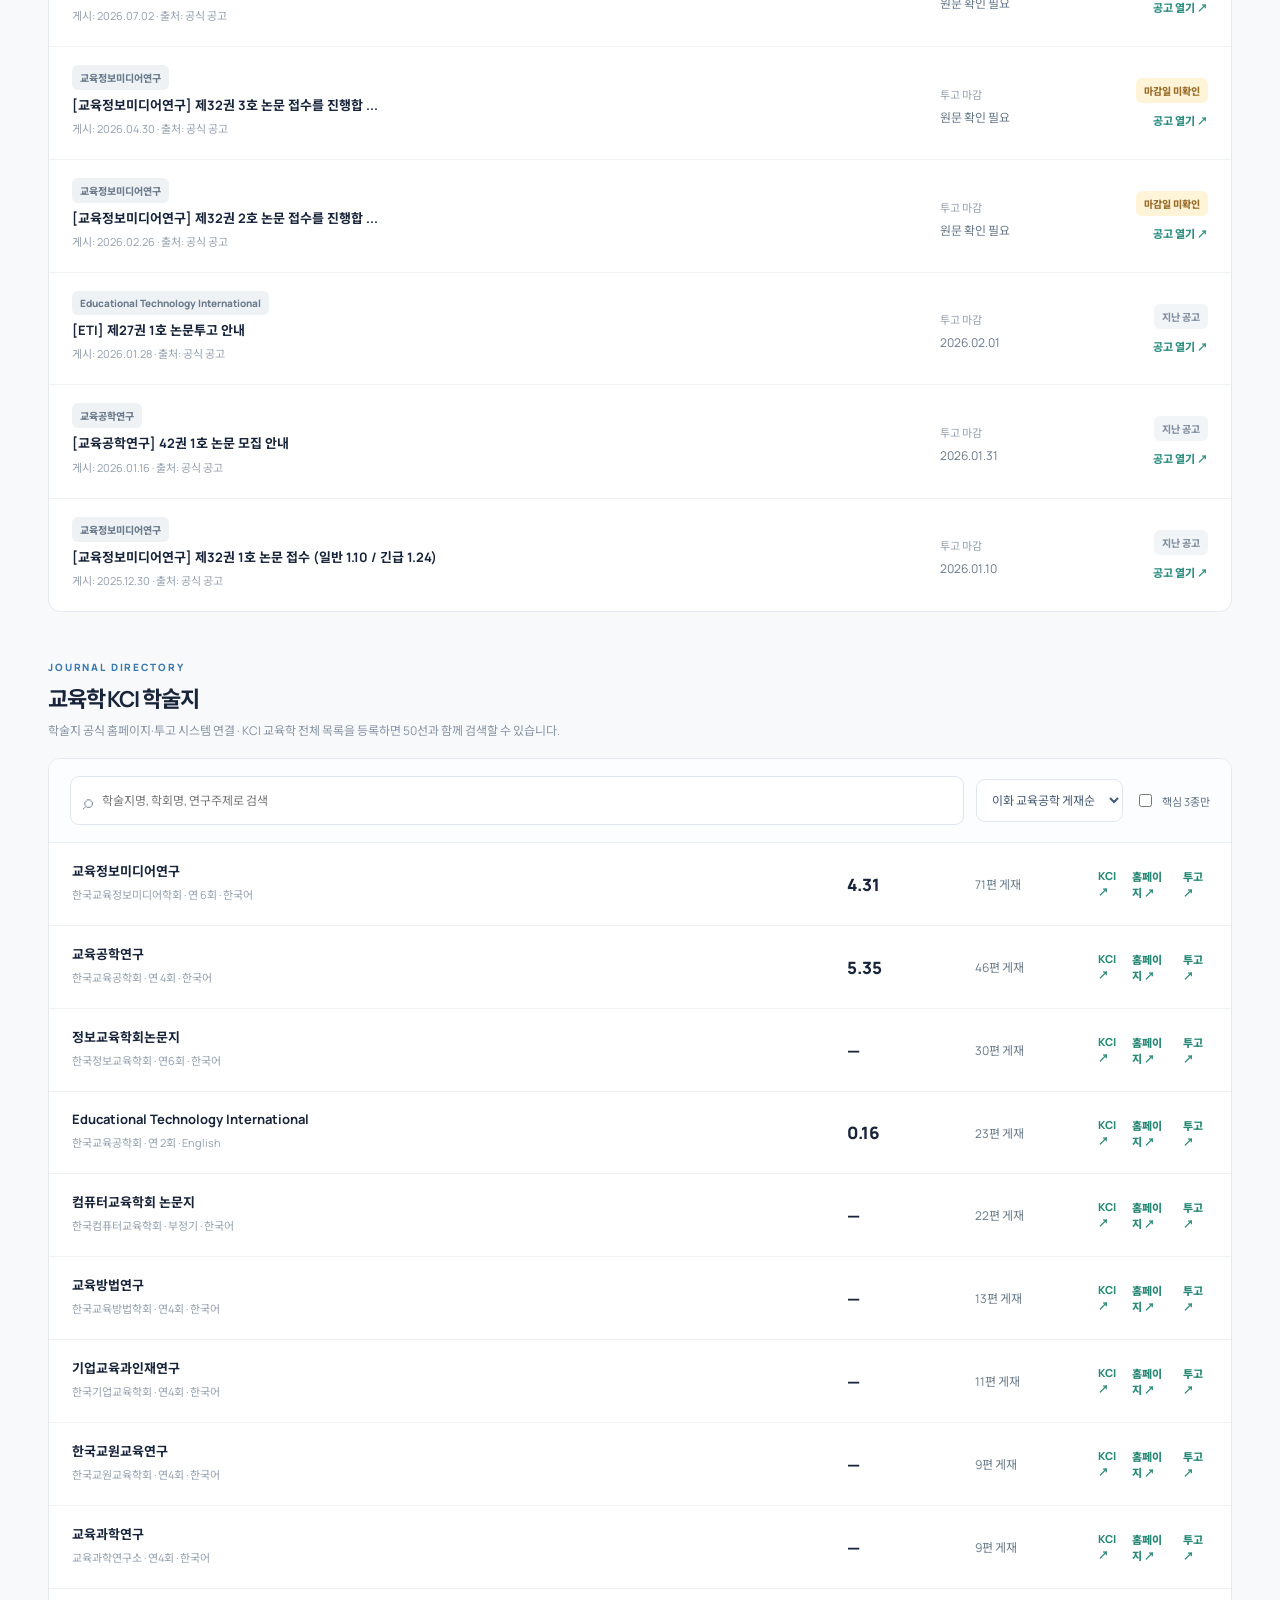
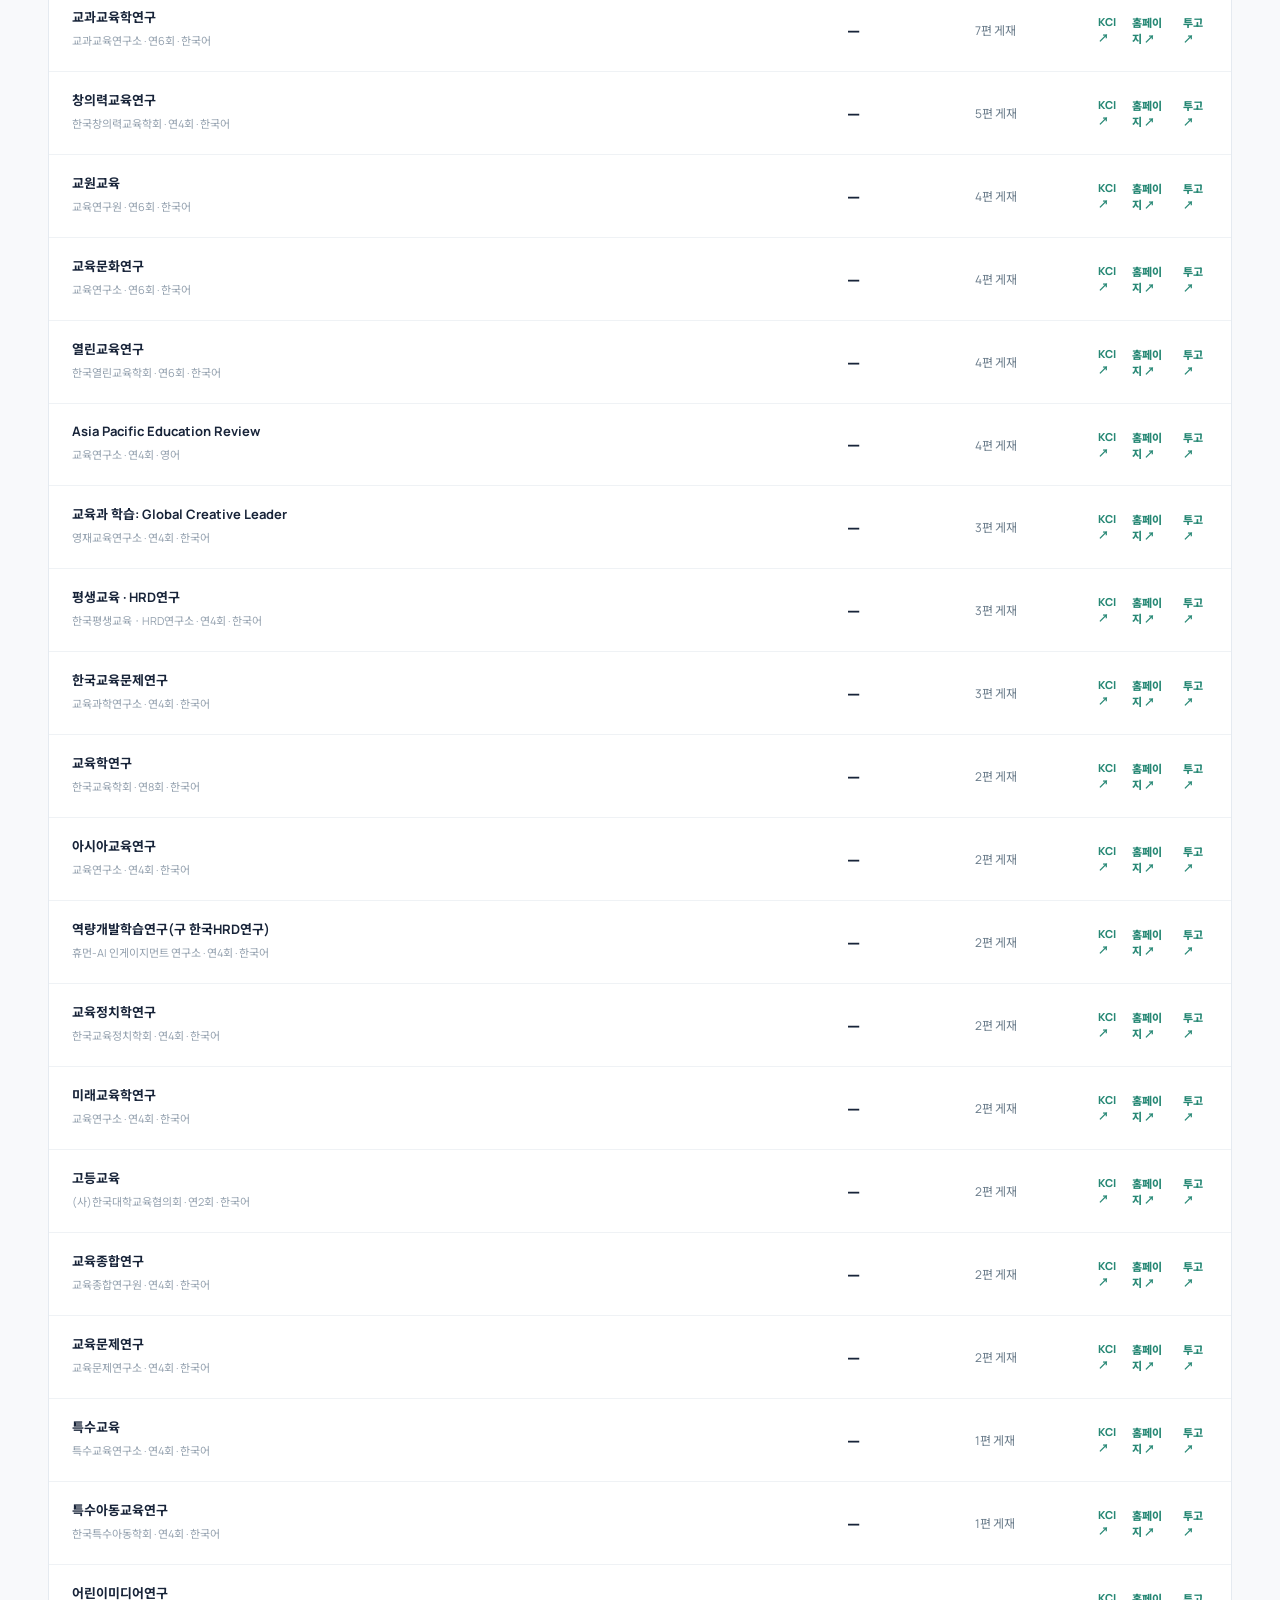
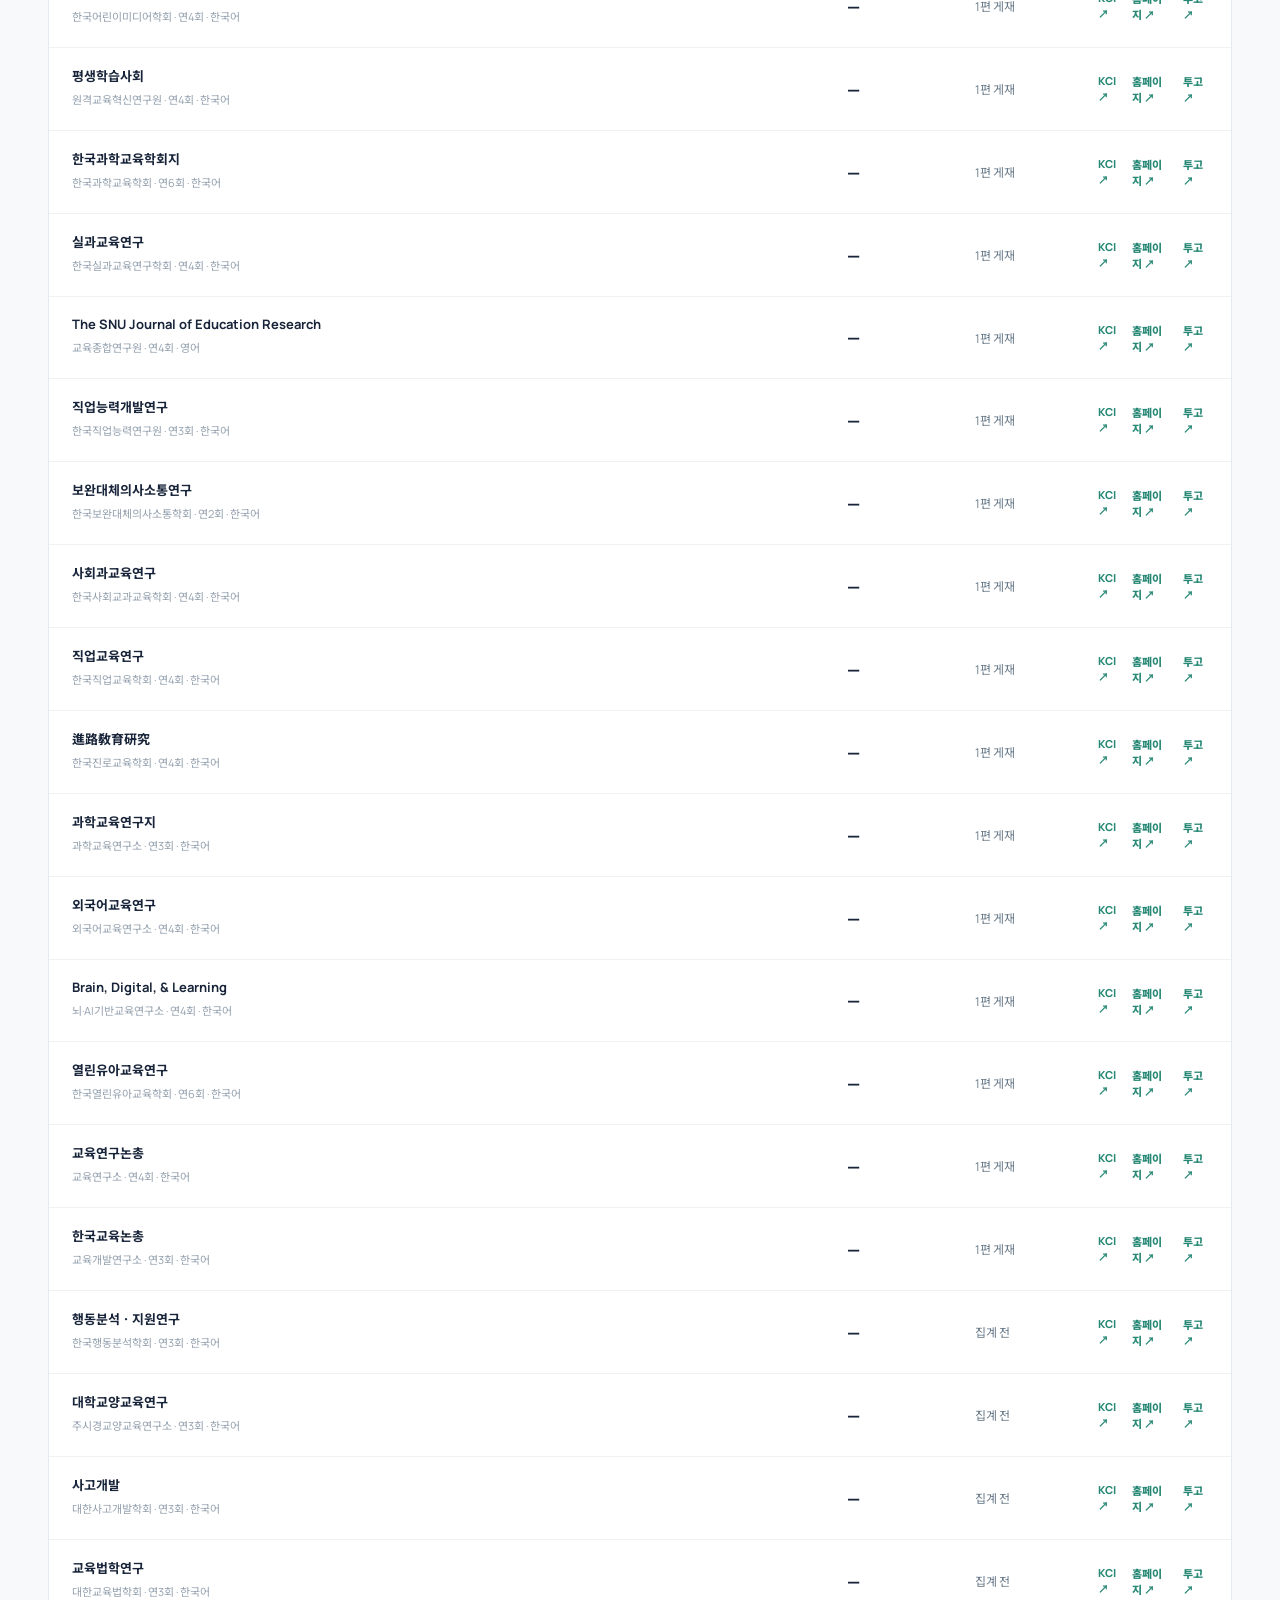
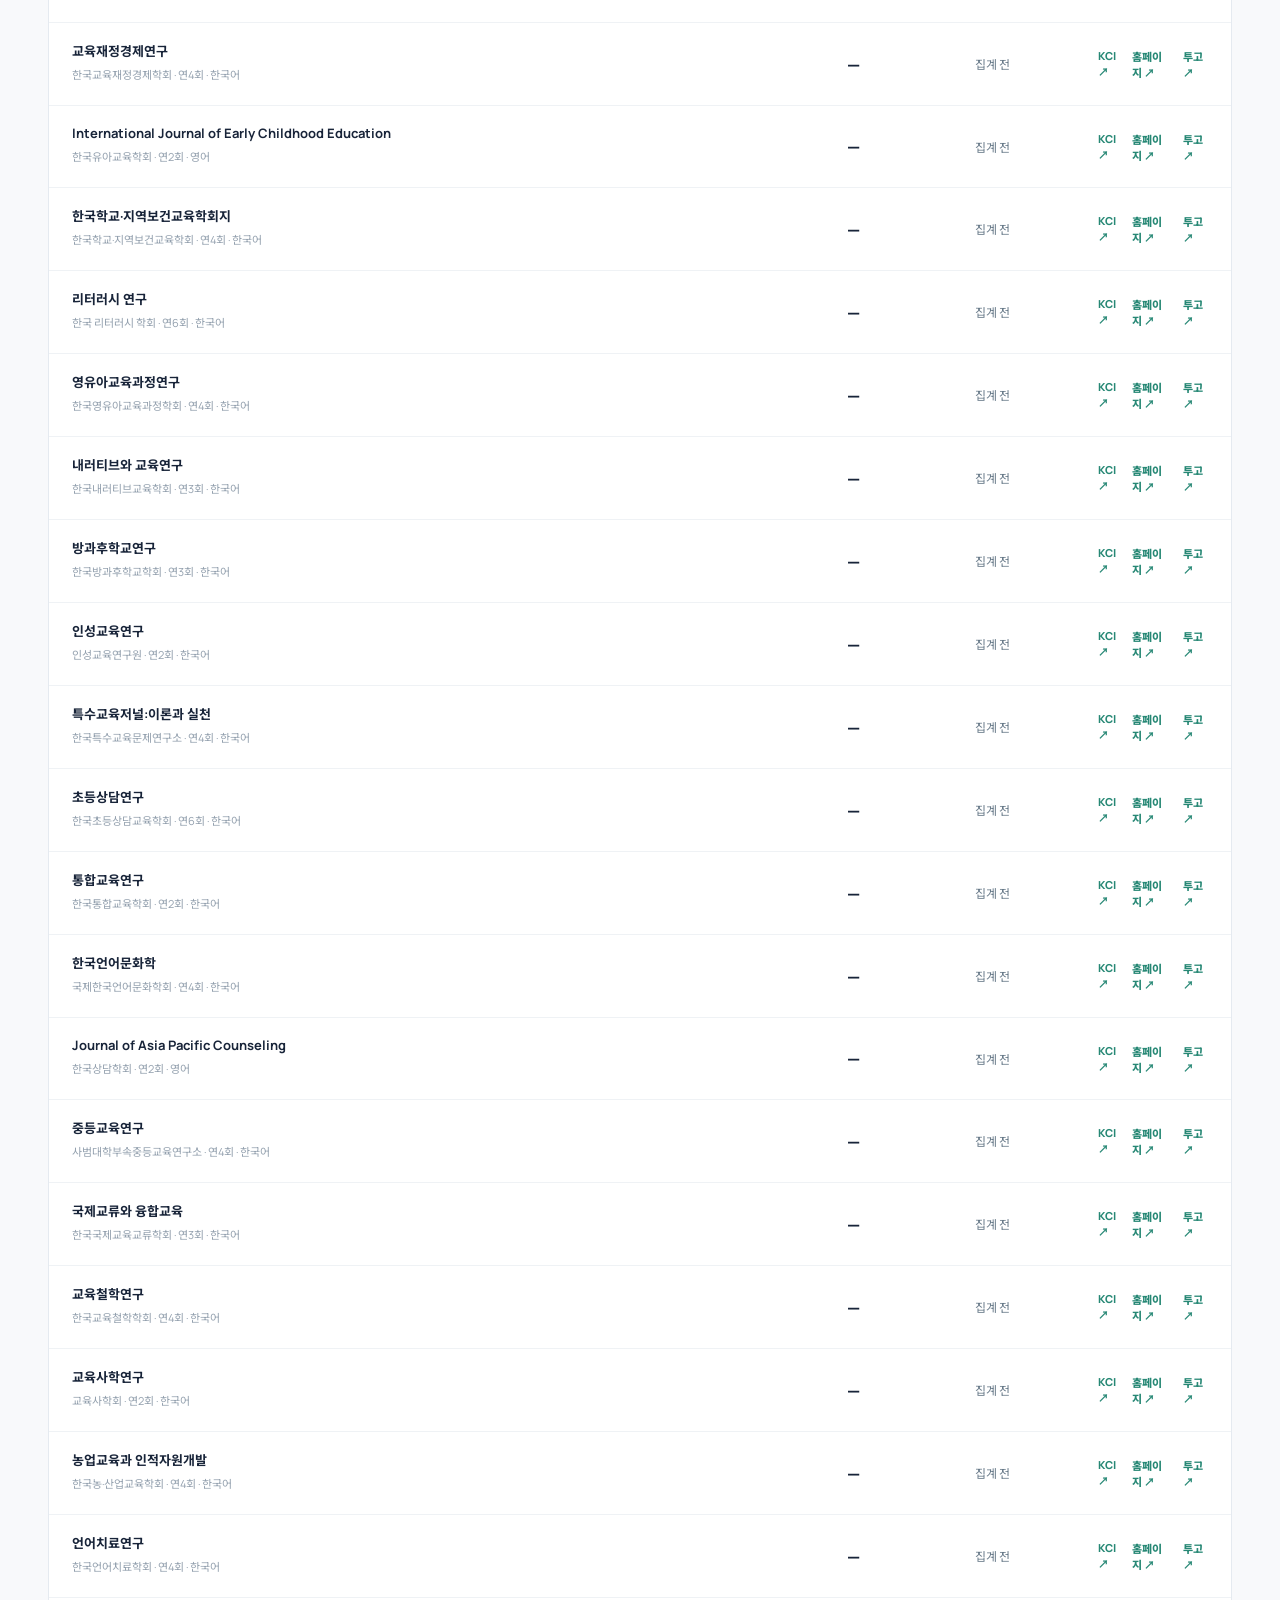
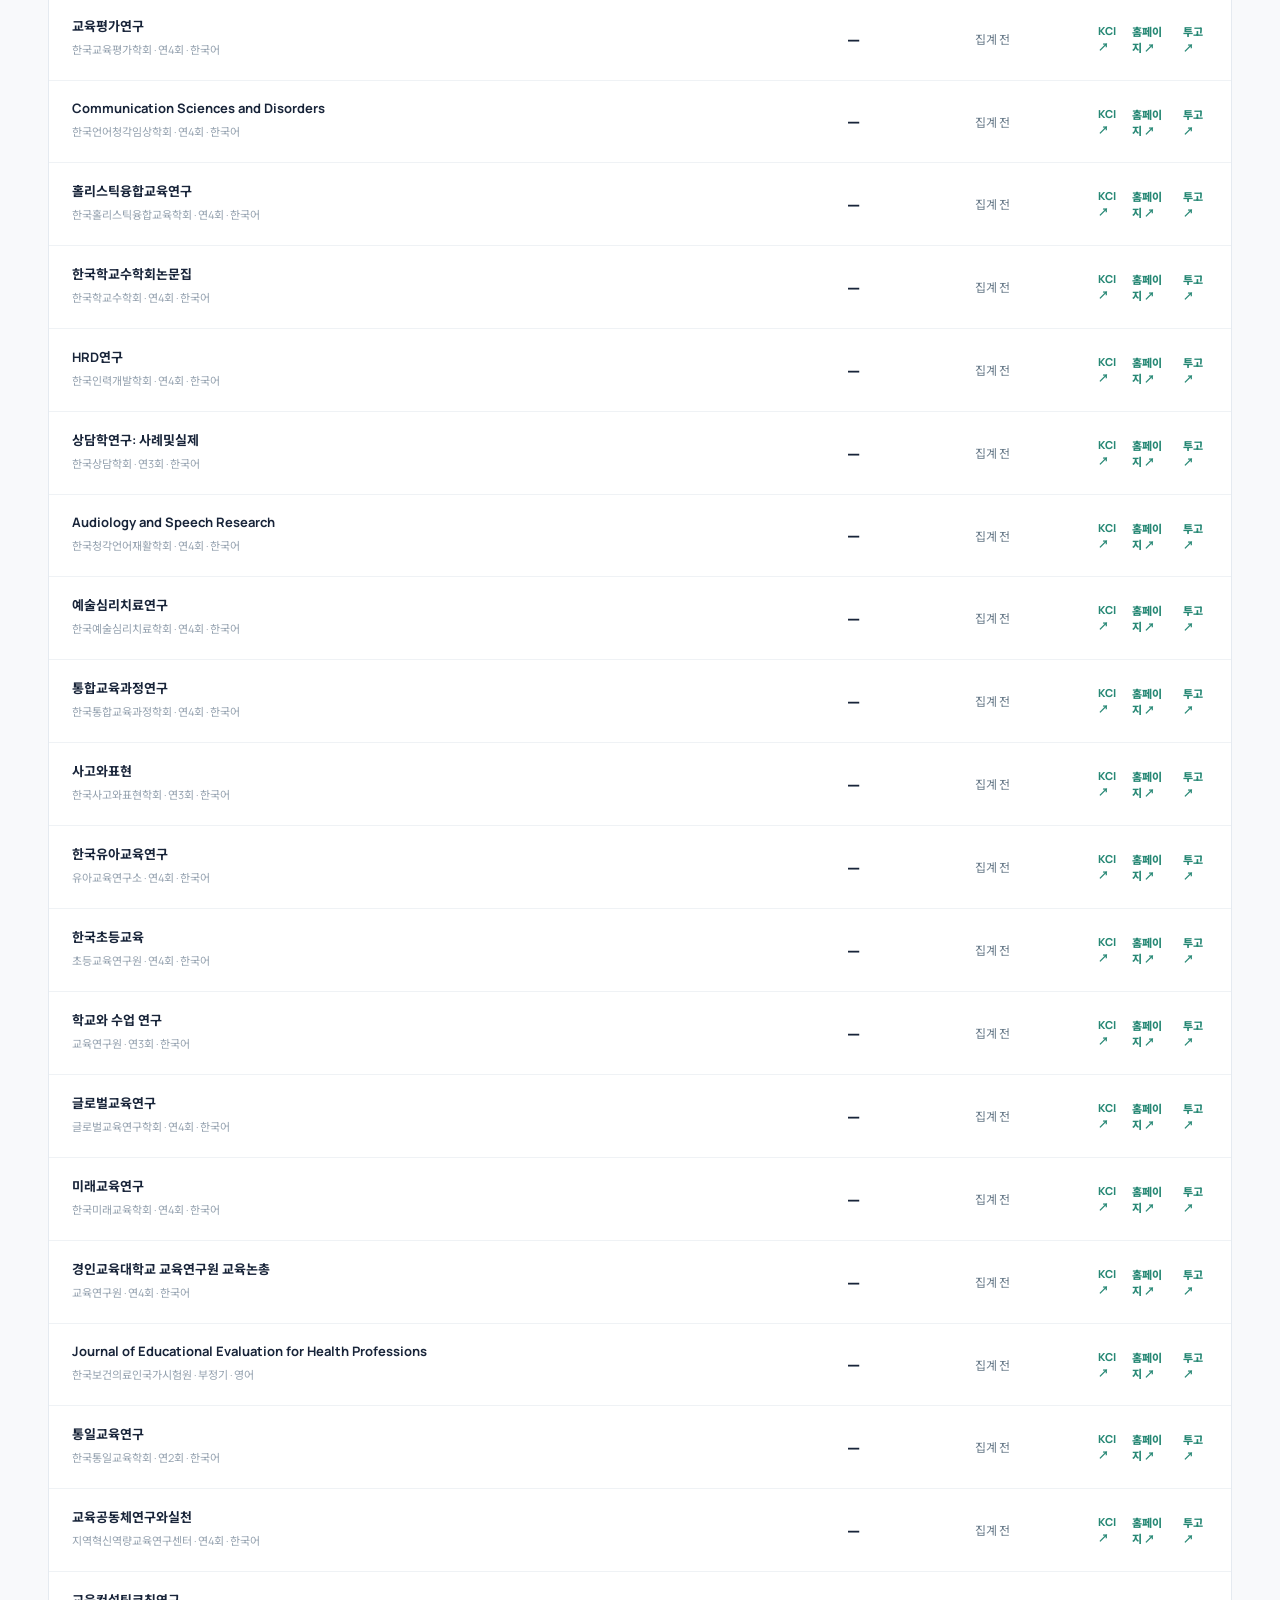
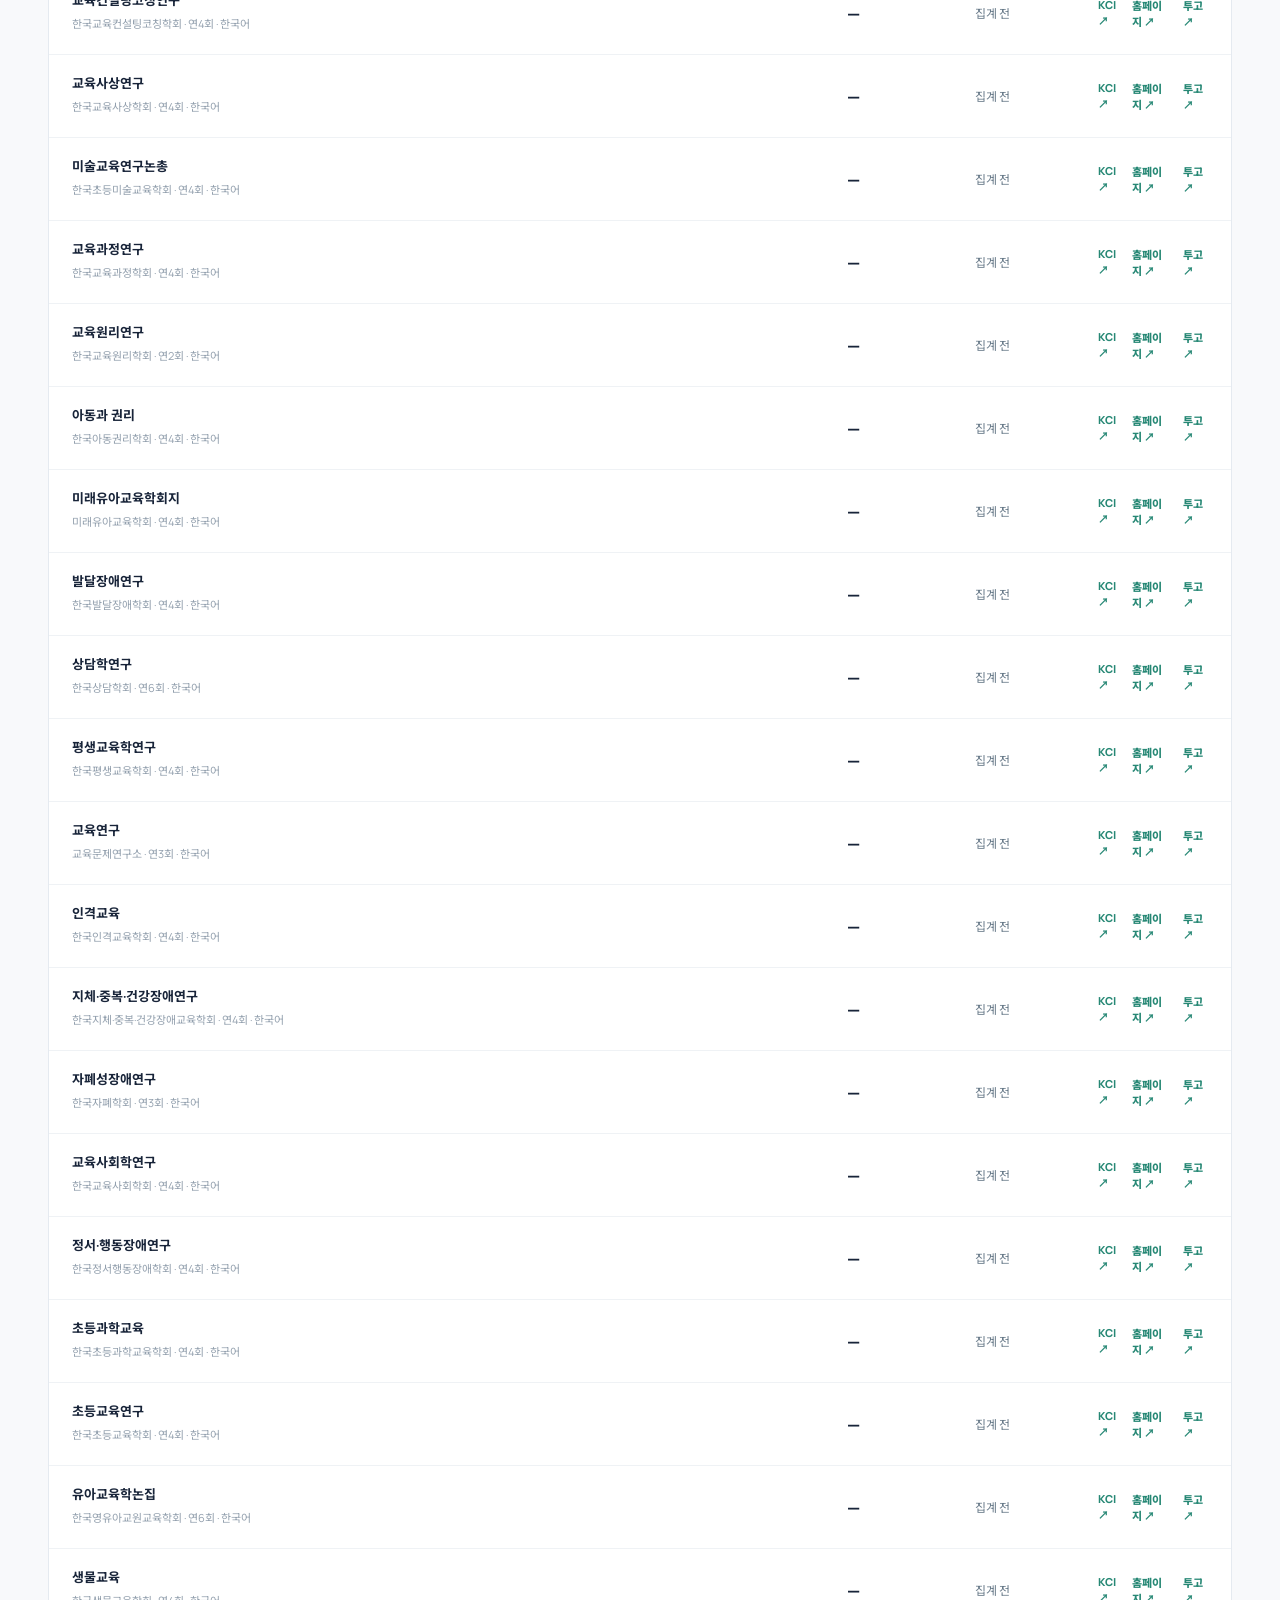
<file: site/index.html>
<!doctype html>
<html lang="ko">
<head>
  <meta charset="utf-8" />
  <meta name="viewport" content="width=device-width,initial-scale=1" />
  <meta name="color-scheme" content="light" />
  <meta name="description" content="교육학 KCI 학술지의 논문 모집 공고, 영향력지수와 발행일을 함께 살펴보는 연구자용 공개 대시보드" />
  <title>Paper Radar · 학술지 투고 레이더</title>
  <link rel="stylesheet" href="styles.css" />
  <link rel="stylesheet" href="redesign.css" />
  <script src="app.js" defer></script>
</head>
<body>
 <div class="app-shell">
  <header class="topbar"><a class="brand" href="./" aria-label="처음으로"><span class="brand-mark">◈</span><span>paper<span class="brand-light">radar</span><small>연구자 투고 일정 대시보드</small></span></a><nav class="top-actions"><a class="top-link" href="#priority">추천 학술지</a><a class="top-link" href="#research-ranking">게재 실적</a><a class="top-link" href="#announcements">모집 공고</a><a class="top-link" href="#all-journals">학술지 검색</a><span class="public-mark"><span class="live-dot"></span>PUBLIC</span></nav></header>
  <main>
   <section class="hero"><div class="hero-copy"><div class="eyebrow">EWHA EDTECH · JOURNAL INTELLIGENCE</div><h1>다음 논문,<br><em>어디에 투고하지?</em></h1><p>교육학 KCI 학술지의 투고 기회를 한눈에. <br>게재 실적부터 모집 공고, 발행 일정까지 한 곳에서 확인하세요.</p><div class="hero-pills"><a href="#priority">핵심 3개 학술지 ↗</a><a href="#all-journals">학술지 찾아보기 ↗</a></div></div><div class="deadline-card"><div class="eyebrow">PUBLICATION DEADLINE</div><div class="goal-date">2027 <strong>06.30</strong></div><div class="goal-label">졸업을 위한 최종 발행 목표일</div><div class="days"><strong id="days-left">—</strong><span id="days-label">남은 기간 계산 중</span></div><p>발행 예정일은 게재 확정을 의미하지 않습니다. 심사와 수정 기간을 고려해 여유 있게 투고하세요.</p></div></section>
   <section class="metrics" aria-label="대시보드 요약"><div class="metric"><span>현재 등록된 학술지</span><strong id="journal-count">—</strong><small>교육학 전체 목록 확장 예정</small></div><div class="metric"><span>우선 검토 학술지</span><strong id="priority-count">—</strong><small>상단 고정</small></div><div class="metric"><span>수집된 공고</span><strong id="notice-count">—</strong><small>확인된 공식 공고</small></div><div class="metric"><span>마지막 자동 점검</span><strong id="last-check" class="smaller">미실행</strong><small id="scan-summary">점검 상태 확인 중</small></div></section>
   <section class="section" id="priority"><div class="section-heading"><div><div class="eyebrow">TOP PRIORITY</div><h2>우선 모니터링 학술지 <span class="soft">03</span></h2><p>교육공학과 AI 기반 학습 연구를 위한 핵심 투고 후보</p></div><a href="#all-journals" class="section-link">전체 목록 보기 <span>↗</span></a></div><div id="priority-grid" class="priority-grid" aria-live="polite"></div></section>
   <section class="section ranking-section" id="research-ranking"><div class="section-heading"><div><div class="eyebrow">EWHA EDUCATIONAL TECHNOLOGY</div><h2>연구자 게재 실적 기반 학술지 TOP 50</h2><p>이화여대 교육공학과 논문을 우선 집계하고, 소속 판별이 어려우면 지정 교수 6인의 KCI 게재 논문으로 집계합니다.</p></div></div><div class="table-panel"><div class="ranking-toolbar"><div id="ranking-status">자료 확인 전</div><span>동명이인·공동저술 중복 확인 · 검증된 논문만 집계</span></div><div id="ranking-list" class="ranking-list" aria-live="polite"></div></div><p class="ranking-explain">대상은 KCI 사회과학·교육학 등재지의 공식 목록이며, 집계는 투고 원고 수가 아닌 <strong>실제 게재 논문 수</strong>입니다. 동명이인·소속 미확인 논문은 집계하지 않습니다.</p></section>
   <section class="section announcement-section" id="announcements"><div class="section-heading"><div><div class="eyebrow">CALL FOR PAPERS</div><h2>모집 공고 모아보기</h2><p>공고 제목과 게시일은 원문 기준. 접수 일정은 확인 여부를 따로 표시해요.</p></div></div><div class="table-panel"><div class="filterbar"><div class="filtergroup" role="group" aria-label="공고 필터"><button data-notice-filter="all" class="chip active" type="button">전체 공고</button><button data-notice-filter="new" class="chip" type="button">2027년 공고</button><button data-notice-filter="open" class="chip" type="button">마감 전</button></div><span class="hint">공식 발행 예정일과 실제 게재 확정은 다릅니다</span></div><div id="notice-list" class="notice-list" aria-live="polite"></div></div></section>
   <section class="section" id="all-journals"><div class="section-heading"><div><div class="eyebrow">JOURNAL DIRECTORY</div><h2>교육학 KCI 학술지</h2><p>학술지 공식 홈페이지·투고 시스템 연결 · KCI 교육학 전체 목록을 등록하면 50선과 함께 검색할 수 있습니다.</p></div></div><div class="table-panel"><div class="directory-tools"><label class="search"><span aria-hidden="true">⌕</span><input id="query" type="search" placeholder="학술지명, 학회명, 연구주제로 검색" aria-label="학술지 검색" /></label><select id="sort" aria-label="정렬 방식"><option value="ranking">이화 교육공학 게재순</option><option value="priority">우선 학술지 순</option><option value="if">KCI IF 높은 순</option><option value="name">이름순</option></select><label class="checkbox-label"><input id="only-priority" type="checkbox" /> 핵심 3종만</label></div><div id="journal-list" class="journal-list" aria-live="polite"></div></div></section>
   <section class="bottom-row"><div class="help-card"><div class="eyebrow">HOW TO READ</div><h3>일정 표기의 원칙</h3><p><strong>2027년 공고 미확인</strong>은 모집하지 않는다는 뜻이 아니야. 아직 공식 공고를 확인하지 못했다는 뜻이야. 정기 발행 예정일 역시 해당 호 게재를 보장하지 않아.</p></div><div class="help-card"><div class="eyebrow">SOURCE STATUS</div><h3>자동 점검 상태</h3><div id="source-status" class="sources"></div><p>공고 수집은 사이트 구조 변경이나 접근 제한으로 실패할 수 있어. 오류 시 공고를 추정하지 않고 점검 상태를 표시해.</p></div></section>
  </main>
  <footer><span>paper<span class="brand-light">radar</span> <span class="muted">· 공개 열람용 학술지 투고 대시보드</span></span><span>마감일 · 논문 발행 · KCI 등재 현황은 반드시 공식 출처에서 재확인</span></footer>
 </div>
</body>
</html>
</file>
<file: styles.css>
@import url('https://fonts.googleapis.com/css2?family=DM+Sans:wght@400;500;600;700;800&family=Noto+Sans+KR:wght@400;500;600;700;800&display=swap');
:root {font-family:'DM Sans','Noto Sans KR',system-ui,sans-serif;color:#15243a;background:#f6f8fb;font-size:15px}*{box-sizing:border-box}html{scroll-behavior:smooth}body{margin:0}a{color:inherit;text-decoration:none}button,input,select{font:inherit}button{cursor:pointer}.app-shell{max-width:1320px;padding:0 44px;margin:0 auto}.topbar{height:100px;display:flex;align-items:center;justify-content:space-between;border-bottom:1px solid #e3e9f0}.brand{display:flex;gap:12px;align-items:center;font-size:22px;line-height:1;font-weight:800;letter-spacing:-1.1px}.brand small{display:block;font-weight:500;font-size:11px;letter-spacing:0;color:#8490a0;margin-top:7px}.brand-light{color:#35a390}.brand-mark{display:grid;place-items:center;width:42px;height:42px;border-radius:13px;background:#142d44;color:#a2efde;font-size:26px}.top-actions{display:flex;align-items:center;gap:24px;font-size:12px;color:#58667a}.public-mark{border:1px solid #dde7e5;background:#f4fbf7;border-radius:100px;padding:9px 14px;color:#357b68;font-weight:700}.live-dot{display:inline-block;width:7px;height:7px;margin-right:8px;background:#45b48c;border-radius:50%}.top-link:hover,.section-link:hover{text-decoration:underline}.hero{display:grid;grid-template-columns:1.55fr 1fr;gap:40px;align-items:center;padding:52px 0 40px}.eyebrow{text-transform:uppercase;color:#269685;font-size:11px;font-weight:800;letter-spacing:2px}.hero h1{font-size:clamp(42px,4.9vw,66px);line-height:1.22;letter-spacing:-3.2px;margin:17px 0 20px;font-weight:800}.hero h1 em{font-style:normal;color:#319f8a}.hero-copy p{font-size:14px;line-height:1.9;color:#66758a;margin:0}.hero-pills{display:flex;flex-wrap:wrap;gap:8px;margin-top:25px}.hero-pills span{font-size:11px;padding:8px 11px;background:#ecf2f5;color:#586b78;border-radius:7px;font-weight:700}.deadline-card{position:relative;overflow:hidden;background:#17334b;color:white;border-radius:20px;padding:31px 33px;box-shadow:0 12px 36px #122c4018;min-height:293px}.deadline-card:after{content:'◉';font-size:220px;position:absolute;right:-48px;bottom:-96px;opacity:.055}.deadline-card .eyebrow{color:#96dac9}.goal-date{margin-top:18px;font-size:25px;letter-spacing:-1.4px;color:#b9ccd5}.goal-date strong{color:#fff;font-size:47px;margin-left:7px}.goal-label{font-size:12px;color:#a7bdc9;margin-top:4px}.days{display:flex;align-items:baseline;gap:12px;margin-top:20px}.days strong{font-size:36px;line-height:1}.days span{font-size:12px;color:#c4d8e1}.deadline-card p{font-size:11px;color:#adc1ca;max-width:330px;line-height:1.8;margin:13px 0 0}.metrics{display:grid;grid-template-columns:repeat(4,1fr);gap:14px}.metric{background:white;border:1px solid #e7ebf0;border-radius:14px;padding:23px 22px;min-height:127px}.metric>span{color:#6b7d90;font-size:12px}.metric strong{display:block;font-weight:800;font-size:33px;letter-spacing:-1.4px;margin:7px 0 1px}.metric .smaller{font-size:16px;letter-spacing:-.4px;margin:16px 0 9px}.metric small{color:#98a5b3;font-size:10px}.section{margin-top:57px}.section-heading{display:flex;align-items:end;justify-content:space-between;gap:20px;margin-bottom:19px}.section-heading h2{font-size:24px;letter-spacing:-1px;margin:8px 0 8px}.section-heading p{font-size:12px;color:#8794a3;margin:0}.soft{color:#7dbdb3;font-size:17px;margin-left:7px;font-weight:600}.section-link{font-size:12px;color:#477b86;font-weight:700}.priority-grid{display:grid;grid-template-columns:repeat(3,1fr);gap:16px}.journal-card{background:#fff;border:1px solid #e5ecf0;border-radius:16px;padding:23px 22px;display:flex;flex-direction:column;min-height:246px;box-shadow:0 5px 20px #192b3905}.journal-card:first-child{border-color:#91cbbb;background:linear-gradient(145deg,#fbfffe,#fff)}.jc-top{display:flex;justify-content:space-between;align-items:center}.rank{display:inline-block;font-size:11px;color:#299480;font-weight:800}.mini-badge{font-size:10px;color:#6c7885;background:#f3f5f8;border:1px solid #e7ecf1;padding:6px 8px;border-radius:6px}.journal-card h3{font-size:18px;letter-spacing:-.6px;line-height:1.4;margin:16px 0 6px;min-height:48px}.journal-card h3.english{font-size:17px}.jc-publisher{font-size:11px;color:#8a99a9}.jc-meta{display:flex;gap:7px;flex-wrap:wrap;margin:16px 0}.jc-meta span{border-radius:5px;padding:7px 8px;background:#f2f6f8;font-size:10px;font-weight:700;color:#516578}.jc-footer{margin-top:auto;display:flex;align-items:center;justify-content:space-between;border-top:1px solid #ecf0f4;padding-top:16px}.jc-footer .if{color:#718395;font-size:11px}.jc-footer .if strong{font-size:17px;color:#132f45;margin-left:3px}.jc-footer a{font-size:11px;color:#278875;font-weight:800}.table-panel{background:white;border:1px solid #e5ebf1;border-radius:16px;overflow:hidden}.filterbar,.directory-tools{display:flex;align-items:center;justify-content:space-between;padding:17px 21px;gap:12px;border-bottom:1px solid #edf0f3}.filtergroup{display:flex;align-items:center;gap:8px}.chip{border:none;border-radius:7px;background:#f2f5f8;color:#6e7f90;font-size:11px;font-weight:800;padding:9px 12px}.chip.active{color:#fff;background:#17364a}.hint{font-size:11px;color:#9ba5b2}.notice-row,.journal-row{display:grid;align-items:center;gap:18px;border-bottom:1px solid #eff2f5;padding:18px 23px}.notice-row{grid-template-columns:minmax(0,1fr) 132px 118px}.notice-row:last-child,.journal-row:last-child{border-bottom:none}.notice-row h4{font-size:13px;margin:5px 0;font-weight:700;line-height:1.55}.notice-row h4 a:hover{text-decoration:underline;color:#238675}.muted{color:#93a0ae}.notice-row p,.journal-row p{font-size:11px;color:#93a0ae;margin:5px 0}.notice-row time{font-size:12px;color:#66788a}.tag{font-size:10px;font-weight:800;padding:5px 8px;border-radius:6px;background:#eef2f5;color:#6c7c8d;display:inline-block}.tag.open{color:#247e60;background:#def6e9}.tag.pending{color:#966b26;background:#fff3d8}.tag.old{color:#8290a0;background:#f2f5f7}.status-block{text-align:right;font-size:11px}.status-block a{color:#2e8e80;font-weight:800}.directory-tools{justify-content:flex-start;flex-wrap:wrap}.search{display:flex;gap:7px;align-items:center;padding:10px 12px;border:1px solid #dfe6ed;border-radius:8px;min-width:265px;flex:1}.search>span{color:#899aaa;font-size:20px}.search input{outline:none;border:none;background:none;width:100%;font-size:12px;color:#25394e}.directory-tools select{border:1px solid #dfe6ed;border-radius:8px;background:#fff;padding:11px;font-size:12px;color:#435973}.checkbox-label{font-size:11px;color:#607286;display:flex;align-items:center;gap:7px}.journal-row{grid-template-columns:minmax(0,1fr) 110px 105px 110px}.journal-row h4{font-size:13px;margin:0 0 6px}.journal-row .if-cell{font-weight:800;font-size:17px}.journal-row .label-cell{color:#687a89;font-size:12px}.journal-row .links{display:flex;gap:11px;font-size:11px;color:#278875;font-weight:800;justify-content:flex-end}.bottom-row{display:grid;grid-template-columns:1fr 1fr;gap:16px;margin-top:34px}.help-card{background:#eaf2f4;border-radius:15px;padding:24px}.help-card:nth-child(2){background:#eef3ee}.help-card h3{margin:9px 0;font-size:16px}.help-card p{color:#67788a;font-size:11px;line-height:1.9;margin:0}.sources{font-size:11px;margin:10px 0 12px;display:grid;gap:6px}.source-line{display:flex;gap:9px;align-items:center}.source-line strong{font-weight:700}.source-line .ok{color:#20835f}.source-line .error{color:#ad614f}.source-line .neutral{color:#67788a}.empty{padding:32px;text-align:center;color:#8996a5;font-size:12px;line-height:1.8}footer{display:flex;justify-content:space-between;align-items:center;gap:18px;padding:37px 0 45px;color:#8493a3;font-size:11px;margin-top:32px;border-top:1px solid #e3e8ed}footer>span:first-child{font-weight:800;font-size:16px;color:#1b3146}
@media(max-width:950px){.app-shell{padding:0 24px}.hero{grid-template-columns:1fr;gap:20px}.deadline-card{min-height:220px}.priority-grid{grid-template-columns:1fr 1fr}.metrics{grid-template-columns:1fr 1fr}.bottom-row{grid-template-columns:1fr}}@media(max-width:620px){.app-shell{padding:0 16px}.topbar{height:74px}.top-link{display:none}.hero{padding-top:34px}.hero h1{font-size:42px;letter-spacing:-2px}.hero-copy p br{display:none}.deadline-card{padding:25px}.priority-grid{grid-template-columns:1fr}.section{margin-top:44px}.section-heading h2{font-size:20px}.metrics{gap:9px}.metric{padding:15px;min-height:105px}.metric strong{font-size:27px}.notice-row{grid-template-columns:1fr auto;gap:7px;padding:16px}.notice-row .status-block{grid-column:1/-1;display:flex;justify-content:space-between}.notice-row time{font-size:11px}.filterbar{flex-direction:column;align-items:flex-start}.hint{font-size:10px}.journal-row{grid-template-columns:1fr 65px;gap:5px}.journal-row .label-cell{display:none}.journal-row .links{grid-column:1/-1;justify-content:flex-start}.search{min-width:100%}.section-link{font-size:10px}footer{flex-direction:column;align-items:flex-start}}

/* Ewha faculty publication index */
.ranking-toolbar{display:flex;gap:12px;align-items:center;justify-content:space-between;padding:17px 22px;border-bottom:1px solid #edf0f3}.ranking-toolbar #ranking-status{font-size:12px;color:#256f66;font-weight:800}.ranking-toolbar span{font-size:11px;color:#8b98a5}.ranking-row{display:grid;grid-template-columns:55px minmax(0,1fr) 95px 225px;gap:15px;align-items:center;padding:16px 22px;border-bottom:1px solid #eff3f5}.ranking-row:last-child{border-bottom:0}.rank-no{font-weight:800;font-size:17px;color:#89a9aa}.rank-details strong{font-size:14px}.rank-details p{margin:4px 0;font-size:11px;color:#8794a3}.rank-details small{font-size:11px;color:#45867b}.rank-score{font-weight:800;font-size:19px;color:#216b62}.rank-links{display:flex;gap:12px;justify-content:flex-end;flex-wrap:wrap}.rank-links a,.small-links a{color:#238977;font-size:11px;font-weight:800}.ranking-warning{padding:13px 20px;font-size:12px;color:#886326;background:#fff7e7;border-bottom:1px solid #f3e3bc}.ranking-explain{font-size:11px;line-height:1.8;color:#8b96a3;margin:10px 3px 0}.small-links{display:flex;justify-content:space-between;padding-top:10px;gap:12px}.jc-footer{padding-top:12px}.jc-footer a{font-size:10px}.rank-links a:hover,.small-links a:hover{text-decoration:underline}
@media(max-width:780px){.ranking-row{grid-template-columns:38px minmax(0,1fr) 55px;gap:9px}.rank-links{grid-column:2/-1;justify-content:flex-start}.ranking-toolbar{flex-direction:column;align-items:flex-start}}
</file>
<file: redesign.css>
/* Paper Radar v2 — editorial research dashboard */
@import url('https://fonts.googleapis.com/css2?family=DM+Sans:wght@400;500;600;700;800&family=Manrope:wght@400;500;600;700;800&family=Noto+Sans+KR:wght@400;500;600;700;800&display=swap');
:root{font-family:'Manrope','Noto Sans KR',sans-serif;background:#f8f9fb;color:#182439;font-size:14px}
body{background:#f8f9fb}
.app-shell{max-width:1280px;padding:0 48px}
.topbar{height:76px;border-bottom:1px solid #e7ebef}
.brand{font-size:23px;color:#17243b;gap:10px;letter-spacing:-1.2px}
.brand-mark{width:34px;height:34px;background:#194d7d;border-radius:10px;color:white;font-size:19px}
.brand-light{color:#397caf}
.brand small{font-size:10px;letter-spacing:.03em;margin-top:5px;color:#98a4b2}
.top-actions{gap:24px;font-weight:700}
.top-link{color:#69778a}.top-link:hover{color:#225a8e}
.public-mark{font-size:10px;padding:7px 12px;background:#edf5f8;border:1px solid #dae7f0;color:#346c91}
.live-dot{background:#3b9b93}
.hero{grid-template-columns:minmax(0,1fr) 330px;gap:34px;padding:54px 0 32px;align-items:stretch}
.hero-copy{padding:12px 0}
.eyebrow{color:#3b79ae;font-size:10px;letter-spacing:1.85px}
.hero h1{font-weight:800;font-size:clamp(38px,4.7vw,61px);letter-spacing:-3.9px;line-height:1.2;margin:18px 0 16px}
.hero h1 em{color:#3278b8}
.hero-copy p{font-size:14px;line-height:1.85;color:#7b899a}
.hero-pills{margin-top:25px;gap:10px}
.hero-pills a{background:#194b79;border-radius:9px;color:white;padding:11px 16px;font-size:12px;font-weight:800}
.hero-pills a+a{background:#fff;color:#2e648d;border:1px solid #dce5ed}
.hero-pills a:hover{filter:brightness(.95)}
.deadline-card{min-height:unset;border-radius:16px;padding:26px 28px;background:#183f69;box-shadow:none}
.deadline-card:after{content:'◌';font-size:200px;right:-35px;bottom:-65px;opacity:.065}
.deadline-card .eyebrow{color:#a2d9ef}
.goal-date{margin-top:17px;font-size:19px;letter-spacing:-.7px}.goal-date strong{font-size:43px}
.goal-label{font-size:11px}.days{margin-top:18px}.days strong{font-size:31px}.deadline-card p{margin-top:11px;line-height:1.7}
.metrics{grid-template-columns:repeat(4,minmax(0,1fr));gap:12px}
.metric{border-radius:12px;min-height:110px;padding:19px 19px;border:1px solid #e9edf1;box-shadow:none}
.metric>span{font-size:11px}.metric strong{font-size:29px;margin:5px 0}.metric .smaller{font-size:13px;margin:13px 0 9px}
.section{margin-top:48px}.section-heading{margin-bottom:17px}.section-heading h2{font-size:22px;letter-spacing:-1.15px;margin:7px 0}
.section-heading p{font-size:12px;line-height:1.7}.section-link{color:#3378ac}
.priority-grid{gap:13px}
.journal-card{border-radius:13px;border:1px solid #e5eaf0;min-height:234px;box-shadow:none;padding:21px 21px 19px;transition:transform .18s,border-color .18s}
.journal-card:hover{transform:translateY(-3px);border-color:#bad0e2}
.journal-card:first-child{background:#fff;border-color:#a3c8e3}
.rank{color:#397ba7;letter-spacing:.08em;font-size:10px}
.mini-badge{background:#f3f6fa;border-color:#e8edf2;border-radius:20px}
.journal-card h3{font-size:18px;margin:18px 0 7px}.journal-card h3.english{font-size:16px}
.jc-meta span{font-size:10px;background:#eff5fa;color:#56758e}
.jc-footer .if strong{color:#174b76}.jc-footer a,.small-links a,.ranking-links a,.rank-links a{color:#236eaa}
.table-panel{border-radius:12px;box-shadow:none;border-color:#e5eaf0}
.filterbar,.directory-tools,.ranking-toolbar{background:#fcfdff}
.search{border-radius:9px;background:#fff}.directory-tools select{border-radius:9px}
.chip.active{background:#1b4e79}.chip{font-size:11px;border-radius:7px}
.tag.open{color:#166a56;background:#e8f6ef}
.notice-row:hover,.journal-row:hover,.ranking-row:hover{background:#f9fbfd}
.help-card{background:#edf3f9}.help-card:nth-child(2){background:#edf5f4}
footer{margin-top:56px}
@media(max-width:950px){.app-shell{padding:0 26px}.hero{grid-template-columns:1fr 300px;gap:18px}.top-actions{gap:12px}.priority-grid{grid-template-columns:repeat(3,minmax(0,1fr))}.journal-card{padding:16px}.hero h1{font-size:43px}}
@media(max-width:720px){.app-shell{padding:0 16px}.topbar{height:70px}.top-actions .top-link{display:none}.hero{grid-template-columns:1fr;gap:16px;padding:32px 0 20px}.hero h1{font-size:41px;letter-spacing:-2.5px}.deadline-card{padding:20px 22px}.metrics{grid-template-columns:repeat(2,minmax(0,1fr));gap:9px}.metric{min-height:98px;padding:15px}.priority-grid{grid-template-columns:1fr}.journal-card{min-height:205px}.section{margin-top:37px}.section-heading h2{font-size:21px}.bottom-row{grid-template-columns:1fr}.goal-date strong{font-size:38px}.ranking-toolbar{flex-direction:column;align-items:flex-start}}
</file>
<file: merge.css>
/* Paper Radar: 게재 실적 + 투고 일정 통합 */
.merged-table-head,.merged-ranking-row{display:grid;grid-template-columns:50px minmax(230px,1.6fr) 76px 130px 130px minmax(130px,1fr);gap:14px;align-items:center}
.merged-table-head{padding:12px 21px;background:#f3f6fb;color:#667990;font-size:11px;font-weight:700;border-bottom:1px solid #e3eaf2}
.merged-ranking-row{padding:17px 21px;border-bottom:1px solid #eaf0f5;background:#fff}
.merged-ranking-row:hover{background:#f7faff}.merged-ranking-row:last-child{border-bottom:0}
.merged-ranking-row .rank-details{min-width:0}.merged-ranking-row .rank-details strong{line-height:1.45;display:block}
.merged-ranking-row .rank-details small{display:block;margin-top:6px;line-height:1.55}
.merge-date{display:flex;flex-direction:column;gap:5px;line-height:1.5}
.merge-date strong{font-size:12px;color:#1c334d;font-weight:750;white-space:nowrap}
.merge-date small{font-size:10px;color:#7c889b}
.merge-unknown{font-size:11px;color:#9aa4b2}
.merge-links{display:flex;flex-wrap:wrap;gap:5px 11px;justify-content:flex-start}
.merge-links a{font-size:11px;font-weight:750;color:#286faf;white-space:nowrap}
.merge-links a:hover{text-decoration:underline}
.merge-table-footer{display:flex;gap:16px;align-items:center;justify-content:space-between;padding:13px 21px;background:#fcfdff}
.merge-table-footer span{font-size:11px;color:#8795a8;line-height:1.55}
#expand-rankings[hidden]{display:none}
@media(max-width:1050px){.merged-table-head,.merged-ranking-row{grid-template-columns:34px minmax(180px,1.3fr) 62px 100px 100px 130px;gap:8px}.merged-ranking-row{padding:14px 12px}.merged-table-head{padding:11px 12px}.merge-date strong{font-size:11px}}
@media(max-width:740px){.merged-table-head{display:none}.merged-ranking-row{grid-template-columns:32px minmax(0,1fr) 55px;gap:9px}.merged-ranking-row>.merge-date:nth-of-type(1){grid-column:2}.merged-ranking-row>.merge-date{grid-column:auto}.merged-ranking-row .merge-links{grid-column:2/-1}.merged-ranking-row .rank-details strong{font-size:13px}.merge-table-footer{align-items:flex-start;flex-direction:column}}
</file>
<file: site/styles.css>
@import url('https://fonts.googleapis.com/css2?family=DM+Sans:wght@400;500;600;700;800&family=Noto+Sans+KR:wght@400;500;600;700;800&display=swap');
:root {font-family:'DM Sans','Noto Sans KR',system-ui,sans-serif;color:#15243a;background:#f6f8fb;font-size:15px}*{box-sizing:border-box}html{scroll-behavior:smooth}body{margin:0}a{color:inherit;text-decoration:none}button,input,select{font:inherit}button{cursor:pointer}.app-shell{max-width:1320px;padding:0 44px;margin:0 auto}.topbar{height:100px;display:flex;align-items:center;justify-content:space-between;border-bottom:1px solid #e3e9f0}.brand{display:flex;gap:12px;align-items:center;font-size:22px;line-height:1;font-weight:800;letter-spacing:-1.1px}.brand small{display:block;font-weight:500;font-size:11px;letter-spacing:0;color:#8490a0;margin-top:7px}.brand-light{color:#35a390}.brand-mark{display:grid;place-items:center;width:42px;height:42px;border-radius:13px;background:#142d44;color:#a2efde;font-size:26px}.top-actions{display:flex;align-items:center;gap:24px;font-size:12px;color:#58667a}.public-mark{border:1px solid #dde7e5;background:#f4fbf7;border-radius:100px;padding:9px 14px;color:#357b68;font-weight:700}.live-dot{display:inline-block;width:7px;height:7px;margin-right:8px;background:#45b48c;border-radius:50%}.top-link:hover,.section-link:hover{text-decoration:underline}.hero{display:grid;grid-template-columns:1.55fr 1fr;gap:40px;align-items:center;padding:52px 0 40px}.eyebrow{text-transform:uppercase;color:#269685;font-size:11px;font-weight:800;letter-spacing:2px}.hero h1{font-size:clamp(42px,4.9vw,66px);line-height:1.22;letter-spacing:-3.2px;margin:17px 0 20px;font-weight:800}.hero h1 em{font-style:normal;color:#319f8a}.hero-copy p{font-size:14px;line-height:1.9;color:#66758a;margin:0}.hero-pills{display:flex;flex-wrap:wrap;gap:8px;margin-top:25px}.hero-pills span{font-size:11px;padding:8px 11px;background:#ecf2f5;color:#586b78;border-radius:7px;font-weight:700}.deadline-card{position:relative;overflow:hidden;background:#17334b;color:white;border-radius:20px;padding:31px 33px;box-shadow:0 12px 36px #122c4018;min-height:293px}.deadline-card:after{content:'◉';font-size:220px;position:absolute;right:-48px;bottom:-96px;opacity:.055}.deadline-card .eyebrow{color:#96dac9}.goal-date{margin-top:18px;font-size:25px;letter-spacing:-1.4px;color:#b9ccd5}.goal-date strong{color:#fff;font-size:47px;margin-left:7px}.goal-label{font-size:12px;color:#a7bdc9;margin-top:4px}.days{display:flex;align-items:baseline;gap:12px;margin-top:20px}.days strong{font-size:36px;line-height:1}.days span{font-size:12px;color:#c4d8e1}.deadline-card p{font-size:11px;color:#adc1ca;max-width:330px;line-height:1.8;margin:13px 0 0}.metrics{display:grid;grid-template-columns:repeat(4,1fr);gap:14px}.metric{background:white;border:1px solid #e7ebf0;border-radius:14px;padding:23px 22px;min-height:127px}.metric>span{color:#6b7d90;font-size:12px}.metric strong{display:block;font-weight:800;font-size:33px;letter-spacing:-1.4px;margin:7px 0 1px}.metric .smaller{font-size:16px;letter-spacing:-.4px;margin:16px 0 9px}.metric small{color:#98a5b3;font-size:10px}.section{margin-top:57px}.section-heading{display:flex;align-items:end;justify-content:space-between;gap:20px;margin-bottom:19px}.section-heading h2{font-size:24px;letter-spacing:-1px;margin:8px 0 8px}.section-heading p{font-size:12px;color:#8794a3;margin:0}.soft{color:#7dbdb3;font-size:17px;margin-left:7px;font-weight:600}.section-link{font-size:12px;color:#477b86;font-weight:700}.priority-grid{display:grid;grid-template-columns:repeat(3,1fr);gap:16px}.journal-card{background:#fff;border:1px solid #e5ecf0;border-radius:16px;padding:23px 22px;display:flex;flex-direction:column;min-height:246px;box-shadow:0 5px 20px #192b3905}.journal-card:first-child{border-color:#91cbbb;background:linear-gradient(145deg,#fbfffe,#fff)}.jc-top{display:flex;justify-content:space-between;align-items:center}.rank{display:inline-block;font-size:11px;color:#299480;font-weight:800}.mini-badge{font-size:10px;color:#6c7885;background:#f3f5f8;border:1px solid #e7ecf1;padding:6px 8px;border-radius:6px}.journal-card h3{font-size:18px;letter-spacing:-.6px;line-height:1.4;margin:16px 0 6px;min-height:48px}.journal-card h3.english{font-size:17px}.jc-publisher{font-size:11px;color:#8a99a9}.jc-meta{display:flex;gap:7px;flex-wrap:wrap;margin:16px 0}.jc-meta span{border-radius:5px;padding:7px 8px;background:#f2f6f8;font-size:10px;font-weight:700;color:#516578}.jc-footer{margin-top:auto;display:flex;align-items:center;justify-content:space-between;border-top:1px solid #ecf0f4;padding-top:16px}.jc-footer .if{color:#718395;font-size:11px}.jc-footer .if strong{font-size:17px;color:#132f45;margin-left:3px}.jc-footer a{font-size:11px;color:#278875;font-weight:800}.table-panel{background:white;border:1px solid #e5ebf1;border-radius:16px;overflow:hidden}.filterbar,.directory-tools{display:flex;align-items:center;justify-content:space-between;padding:17px 21px;gap:12px;border-bottom:1px solid #edf0f3}.filtergroup{display:flex;align-items:center;gap:8px}.chip{border:none;border-radius:7px;background:#f2f5f8;color:#6e7f90;font-size:11px;font-weight:800;padding:9px 12px}.chip.active{color:#fff;background:#17364a}.hint{font-size:11px;color:#9ba5b2}.notice-row,.journal-row{display:grid;align-items:center;gap:18px;border-bottom:1px solid #eff2f5;padding:18px 23px}.notice-row{grid-template-columns:minmax(0,1fr) 132px 118px}.notice-row:last-child,.journal-row:last-child{border-bottom:none}.notice-row h4{font-size:13px;margin:5px 0;font-weight:700;line-height:1.55}.notice-row h4 a:hover{text-decoration:underline;color:#238675}.muted{color:#93a0ae}.notice-row p,.journal-row p{font-size:11px;color:#93a0ae;margin:5px 0}.notice-row time{font-size:12px;color:#66788a}.tag{font-size:10px;font-weight:800;padding:5px 8px;border-radius:6px;background:#eef2f5;color:#6c7c8d;display:inline-block}.tag.open{color:#247e60;background:#def6e9}.tag.pending{color:#966b26;background:#fff3d8}.tag.old{color:#8290a0;background:#f2f5f7}.status-block{text-align:right;font-size:11px}.status-block a{color:#2e8e80;font-weight:800}.directory-tools{justify-content:flex-start;flex-wrap:wrap}.search{display:flex;gap:7px;align-items:center;padding:10px 12px;border:1px solid #dfe6ed;border-radius:8px;min-width:265px;flex:1}.search>span{color:#899aaa;font-size:20px}.search input{outline:none;border:none;background:none;width:100%;font-size:12px;color:#25394e}.directory-tools select{border:1px solid #dfe6ed;border-radius:8px;background:#fff;padding:11px;font-size:12px;color:#435973}.checkbox-label{font-size:11px;color:#607286;display:flex;align-items:center;gap:7px}.journal-row{grid-template-columns:minmax(0,1fr) 110px 105px 110px}.journal-row h4{font-size:13px;margin:0 0 6px}.journal-row .if-cell{font-weight:800;font-size:17px}.journal-row .label-cell{color:#687a89;font-size:12px}.journal-row .links{display:flex;gap:11px;font-size:11px;color:#278875;font-weight:800;justify-content:flex-end}.bottom-row{display:grid;grid-template-columns:1fr 1fr;gap:16px;margin-top:34px}.help-card{background:#eaf2f4;border-radius:15px;padding:24px}.help-card:nth-child(2){background:#eef3ee}.help-card h3{margin:9px 0;font-size:16px}.help-card p{color:#67788a;font-size:11px;line-height:1.9;margin:0}.sources{font-size:11px;margin:10px 0 12px;display:grid;gap:6px}.source-line{display:flex;gap:9px;align-items:center}.source-line strong{font-weight:700}.source-line .ok{color:#20835f}.source-line .error{color:#ad614f}.source-line .neutral{color:#67788a}.empty{padding:32px;text-align:center;color:#8996a5;font-size:12px;line-height:1.8}footer{display:flex;justify-content:space-between;align-items:center;gap:18px;padding:37px 0 45px;color:#8493a3;font-size:11px;margin-top:32px;border-top:1px solid #e3e8ed}footer>span:first-child{font-weight:800;font-size:16px;color:#1b3146}
@media(max-width:950px){.app-shell{padding:0 24px}.hero{grid-template-columns:1fr;gap:20px}.deadline-card{min-height:220px}.priority-grid{grid-template-columns:1fr 1fr}.metrics{grid-template-columns:1fr 1fr}.bottom-row{grid-template-columns:1fr}}@media(max-width:620px){.app-shell{padding:0 16px}.topbar{height:74px}.top-link{display:none}.hero{padding-top:34px}.hero h1{font-size:42px;letter-spacing:-2px}.hero-copy p br{display:none}.deadline-card{padding:25px}.priority-grid{grid-template-columns:1fr}.section{margin-top:44px}.section-heading h2{font-size:20px}.metrics{gap:9px}.metric{padding:15px;min-height:105px}.metric strong{font-size:27px}.notice-row{grid-template-columns:1fr auto;gap:7px;padding:16px}.notice-row .status-block{grid-column:1/-1;display:flex;justify-content:space-between}.notice-row time{font-size:11px}.filterbar{flex-direction:column;align-items:flex-start}.hint{font-size:10px}.journal-row{grid-template-columns:1fr 65px;gap:5px}.journal-row .label-cell{display:none}.journal-row .links{grid-column:1/-1;justify-content:flex-start}.search{min-width:100%}.section-link{font-size:10px}footer{flex-direction:column;align-items:flex-start}}

/* Ewha faculty publication index */
.ranking-toolbar{display:flex;gap:12px;align-items:center;justify-content:space-between;padding:17px 22px;border-bottom:1px solid #edf0f3}.ranking-toolbar #ranking-status{font-size:12px;color:#256f66;font-weight:800}.ranking-toolbar span{font-size:11px;color:#8b98a5}.ranking-row{display:grid;grid-template-columns:55px minmax(0,1fr) 95px 225px;gap:15px;align-items:center;padding:16px 22px;border-bottom:1px solid #eff3f5}.ranking-row:last-child{border-bottom:0}.rank-no{font-weight:800;font-size:17px;color:#89a9aa}.rank-details strong{font-size:14px}.rank-details p{margin:4px 0;font-size:11px;color:#8794a3}.rank-details small{font-size:11px;color:#45867b}.rank-score{font-weight:800;font-size:19px;color:#216b62}.rank-links{display:flex;gap:12px;justify-content:flex-end;flex-wrap:wrap}.rank-links a,.small-links a{color:#238977;font-size:11px;font-weight:800}.ranking-warning{padding:13px 20px;font-size:12px;color:#886326;background:#fff7e7;border-bottom:1px solid #f3e3bc}.ranking-explain{font-size:11px;line-height:1.8;color:#8b96a3;margin:10px 3px 0}.small-links{display:flex;justify-content:space-between;padding-top:10px;gap:12px}.jc-footer{padding-top:12px}.jc-footer a{font-size:10px}.rank-links a:hover,.small-links a:hover{text-decoration:underline}
@media(max-width:780px){.ranking-row{grid-template-columns:38px minmax(0,1fr) 55px;gap:9px}.rank-links{grid-column:2/-1;justify-content:flex-start}.ranking-toolbar{flex-direction:column;align-items:flex-start}}
</file>
<file: site/redesign.css>
/* Paper Radar v2 — editorial research dashboard */
@import url('https://fonts.googleapis.com/css2?family=DM+Sans:wght@400;500;600;700;800&family=Manrope:wght@400;500;600;700;800&family=Noto+Sans+KR:wght@400;500;600;700;800&display=swap');
:root{font-family:'Manrope','Noto Sans KR',sans-serif;background:#f8f9fb;color:#182439;font-size:14px}
body{background:#f8f9fb}
.app-shell{max-width:1280px;padding:0 48px}
.topbar{height:76px;border-bottom:1px solid #e7ebef}
.brand{font-size:23px;color:#17243b;gap:10px;letter-spacing:-1.2px}
.brand-mark{width:34px;height:34px;background:#194d7d;border-radius:10px;color:white;font-size:19px}
.brand-light{color:#397caf}
.brand small{font-size:10px;letter-spacing:.03em;margin-top:5px;color:#98a4b2}
.top-actions{gap:24px;font-weight:700}
.top-link{color:#69778a}.top-link:hover{color:#225a8e}
.public-mark{font-size:10px;padding:7px 12px;background:#edf5f8;border:1px solid #dae7f0;color:#346c91}
.live-dot{background:#3b9b93}
.hero{grid-template-columns:minmax(0,1fr) 330px;gap:34px;padding:54px 0 32px;align-items:stretch}
.hero-copy{padding:12px 0}
.eyebrow{color:#3b79ae;font-size:10px;letter-spacing:1.85px}
.hero h1{font-weight:800;font-size:clamp(38px,4.7vw,61px);letter-spacing:-3.9px;line-height:1.2;margin:18px 0 16px}
.hero h1 em{color:#3278b8}
.hero-copy p{font-size:14px;line-height:1.85;color:#7b899a}
.hero-pills{margin-top:25px;gap:10px}
.hero-pills a{background:#194b79;border-radius:9px;color:white;padding:11px 16px;font-size:12px;font-weight:800}
.hero-pills a+a{background:#fff;color:#2e648d;border:1px solid #dce5ed}
.hero-pills a:hover{filter:brightness(.95)}
.deadline-card{min-height:unset;border-radius:16px;padding:26px 28px;background:#183f69;box-shadow:none}
.deadline-card:after{content:'◌';font-size:200px;right:-35px;bottom:-65px;opacity:.065}
.deadline-card .eyebrow{color:#a2d9ef}
.goal-date{margin-top:17px;font-size:19px;letter-spacing:-.7px}.goal-date strong{font-size:43px}
.goal-label{font-size:11px}.days{margin-top:18px}.days strong{font-size:31px}.deadline-card p{margin-top:11px;line-height:1.7}
.metrics{grid-template-columns:repeat(4,minmax(0,1fr));gap:12px}
.metric{border-radius:12px;min-height:110px;padding:19px 19px;border:1px solid #e9edf1;box-shadow:none}
.metric>span{font-size:11px}.metric strong{font-size:29px;margin:5px 0}.metric .smaller{font-size:13px;margin:13px 0 9px}
.section{margin-top:48px}.section-heading{margin-bottom:17px}.section-heading h2{font-size:22px;letter-spacing:-1.15px;margin:7px 0}
.section-heading p{font-size:12px;line-height:1.7}.section-link{color:#3378ac}
.priority-grid{gap:13px}
.journal-card{border-radius:13px;border:1px solid #e5eaf0;min-height:234px;box-shadow:none;padding:21px 21px 19px;transition:transform .18s,border-color .18s}
.journal-card:hover{transform:translateY(-3px);border-color:#bad0e2}
.journal-card:first-child{background:#fff;border-color:#a3c8e3}
.rank{color:#397ba7;letter-spacing:.08em;font-size:10px}
.mini-badge{background:#f3f6fa;border-color:#e8edf2;border-radius:20px}
.journal-card h3{font-size:18px;margin:18px 0 7px}.journal-card h3.english{font-size:16px}
.jc-meta span{font-size:10px;background:#eff5fa;color:#56758e}
.jc-footer .if strong{color:#174b76}.jc-footer a,.small-links a,.ranking-links a,.rank-links a{color:#236eaa}
.table-panel{border-radius:12px;box-shadow:none;border-color:#e5eaf0}
.filterbar,.directory-tools,.ranking-toolbar{background:#fcfdff}
.search{border-radius:9px;background:#fff}.directory-tools select{border-radius:9px}
.chip.active{background:#1b4e79}.chip{font-size:11px;border-radius:7px}
.tag.open{color:#166a56;background:#e8f6ef}
.notice-row:hover,.journal-row:hover,.ranking-row:hover{background:#f9fbfd}
.help-card{background:#edf3f9}.help-card:nth-child(2){background:#edf5f4}
footer{margin-top:56px}
@media(max-width:950px){.app-shell{padding:0 26px}.hero{grid-template-columns:1fr 300px;gap:18px}.top-actions{gap:12px}.priority-grid{grid-template-columns:repeat(3,minmax(0,1fr))}.journal-card{padding:16px}.hero h1{font-size:43px}}
@media(max-width:720px){.app-shell{padding:0 16px}.topbar{height:70px}.top-actions .top-link{display:none}.hero{grid-template-columns:1fr;gap:16px;padding:32px 0 20px}.hero h1{font-size:41px;letter-spacing:-2.5px}.deadline-card{padding:20px 22px}.metrics{grid-template-columns:repeat(2,minmax(0,1fr));gap:9px}.metric{min-height:98px;padding:15px}.priority-grid{grid-template-columns:1fr}.journal-card{min-height:205px}.section{margin-top:37px}.section-heading h2{font-size:21px}.bottom-row{grid-template-columns:1fr}.goal-date strong{font-size:38px}.ranking-toolbar{flex-direction:column;align-items:flex-start}}
</file>
